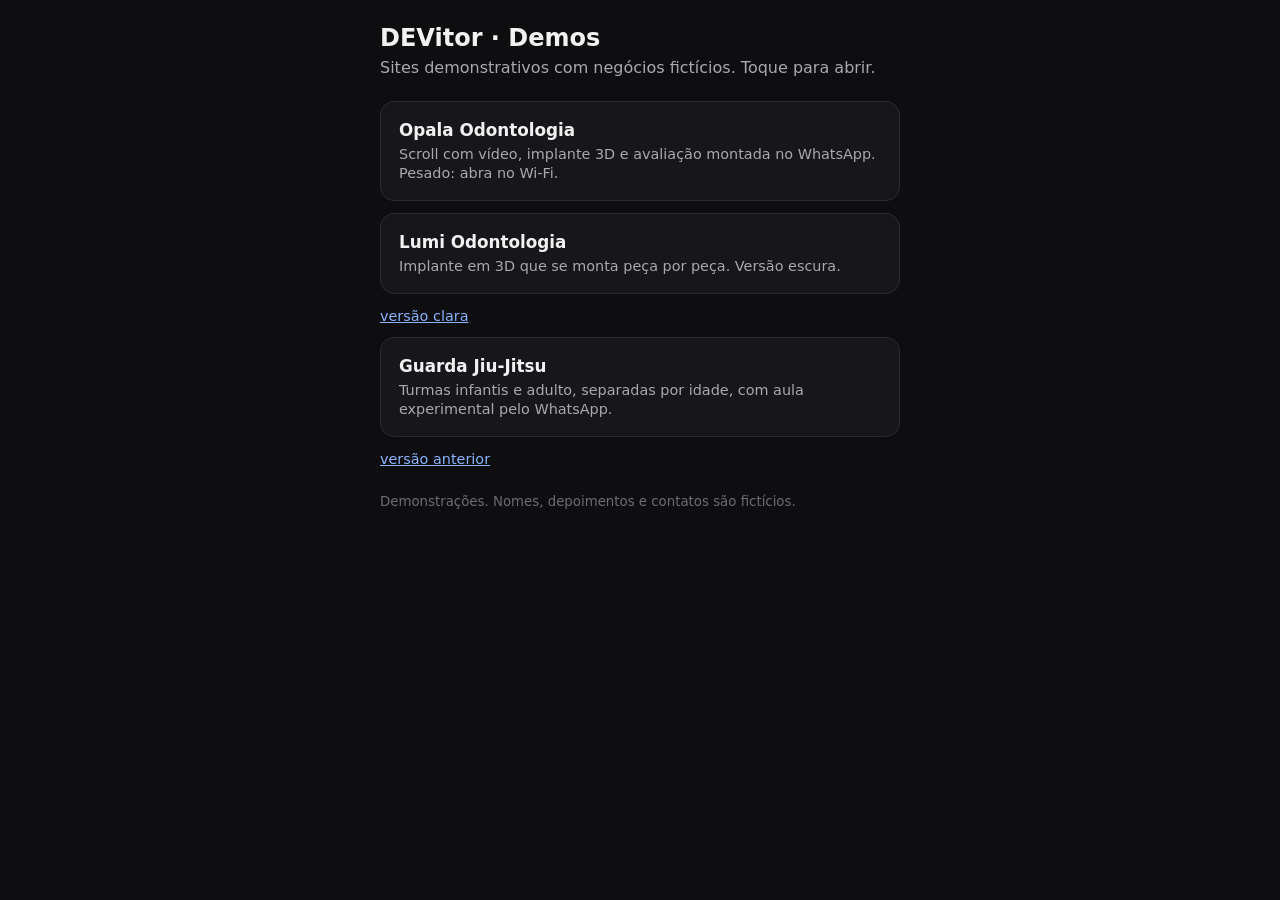
<file: index.html>
<!doctype html>
<html lang="pt-BR">
<head>
<meta charset="utf-8">
<meta name="viewport" content="width=device-width,initial-scale=1">
<meta name="robots" content="noindex,nofollow">
<title>DEVitor · Demos</title>
<style>
  *{box-sizing:border-box}
  body{margin:0;font-family:system-ui,-apple-system,Segoe UI,Roboto,sans-serif;background:#0e0e10;color:#f2f2f2;padding:24px 18px 48px}
  main{max-width:520px;margin:0 auto}
  h1{font-size:1.5rem;margin:0 0 4px}
  p{color:#a8a8b0;margin:0 0 22px;line-height:1.45}
  a.card{display:block;padding:18px;margin-bottom:12px;border:1px solid #2a2a30;border-radius:14px;background:#17171b;color:inherit;text-decoration:none}
  a.card b{display:block;font-size:1.05rem;margin-bottom:4px}
  a.card span{color:#a8a8b0;font-size:.9rem}
  a.sec{display:inline-block;margin:2px 14px 0 0;color:#8ab4ff;font-size:.9rem}
  small{display:block;margin-top:26px;color:#6c6c75}
</style>
</head>
<body>
<main>
  <h1>DEVitor · Demos</h1>
  <p>Sites demonstrativos com negócios fictícios. Toque para abrir.</p>

  <a class="card" href="odonto-cinematic/">
    <b>Opala Odontologia</b>
    <span>Scroll com vídeo, implante 3D e avaliação montada no WhatsApp. Pesado: abra no Wi-Fi.</span>
  </a>

  <a class="card" href="clinica-dentista/">
    <b>Lumi Odontologia</b>
    <span>Implante em 3D que se monta peça por peça. Versão escura.</span>
  </a>
  <a class="sec" href="clinica-dentista/versao-clara.html">versão clara</a>

  <a class="card" href="academia-jiu-jitsu/" style="margin-top:12px">
    <b>Guarda Jiu-Jitsu</b>
    <span>Turmas infantis e adulto, separadas por idade, com aula experimental pelo WhatsApp.</span>
  </a>
  <a class="sec" href="academia-jiu-jitsu/versao-anterior.html">versão anterior</a>

  <small>Demonstrações. Nomes, depoimentos e contatos são fictícios.</small>
</main>
</body>
</html>
</file>
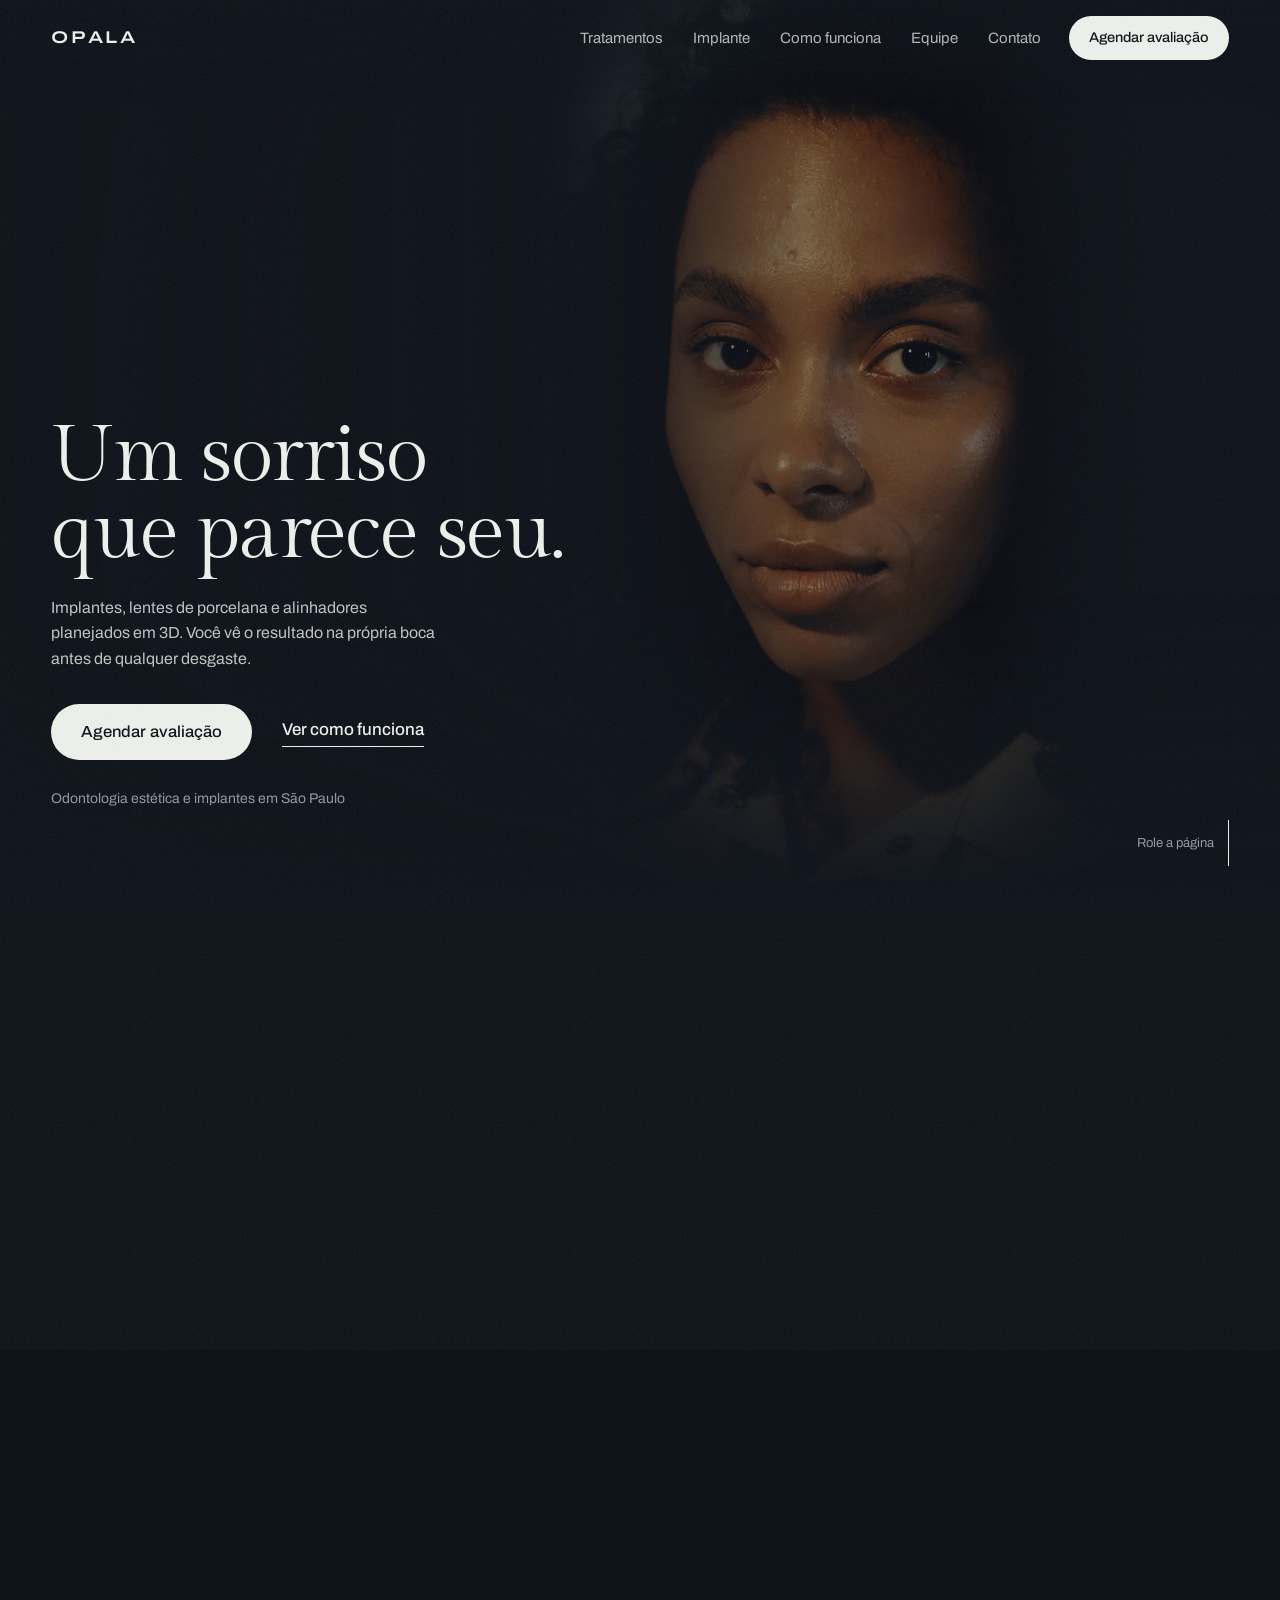
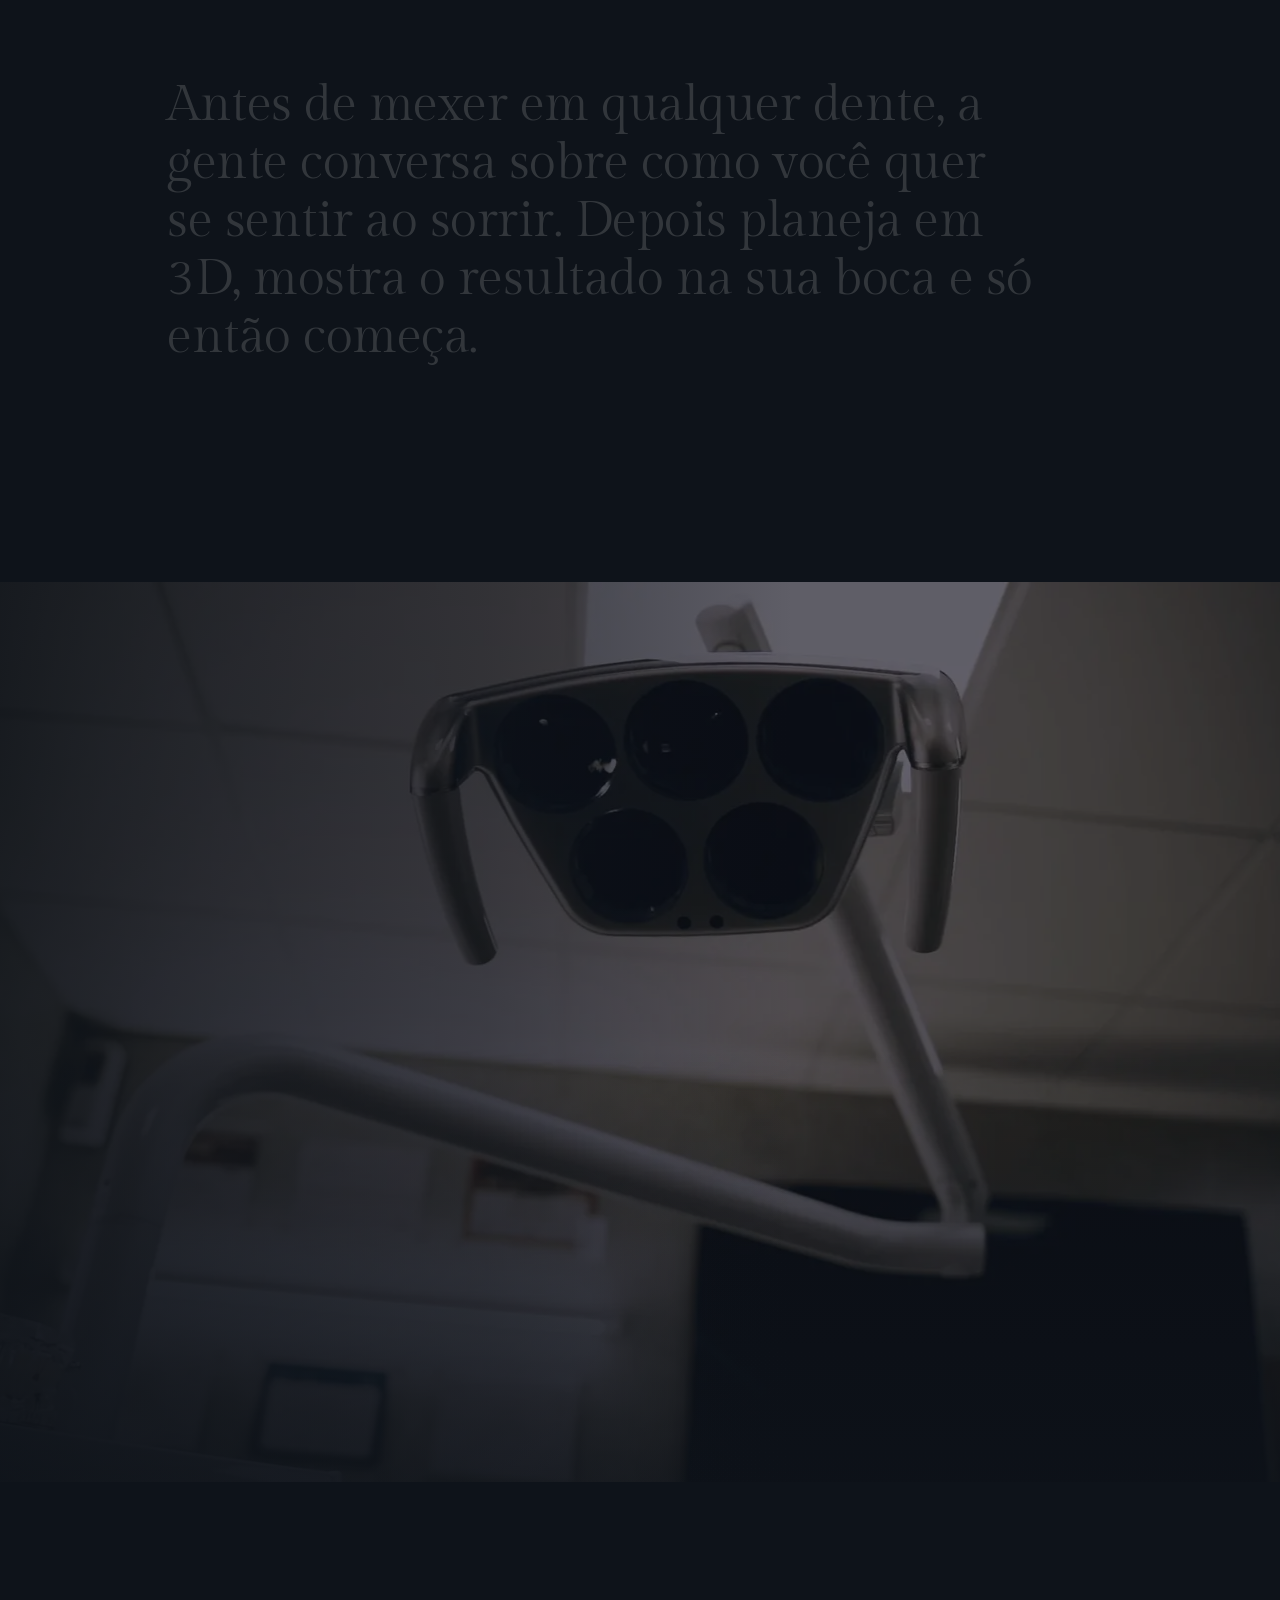
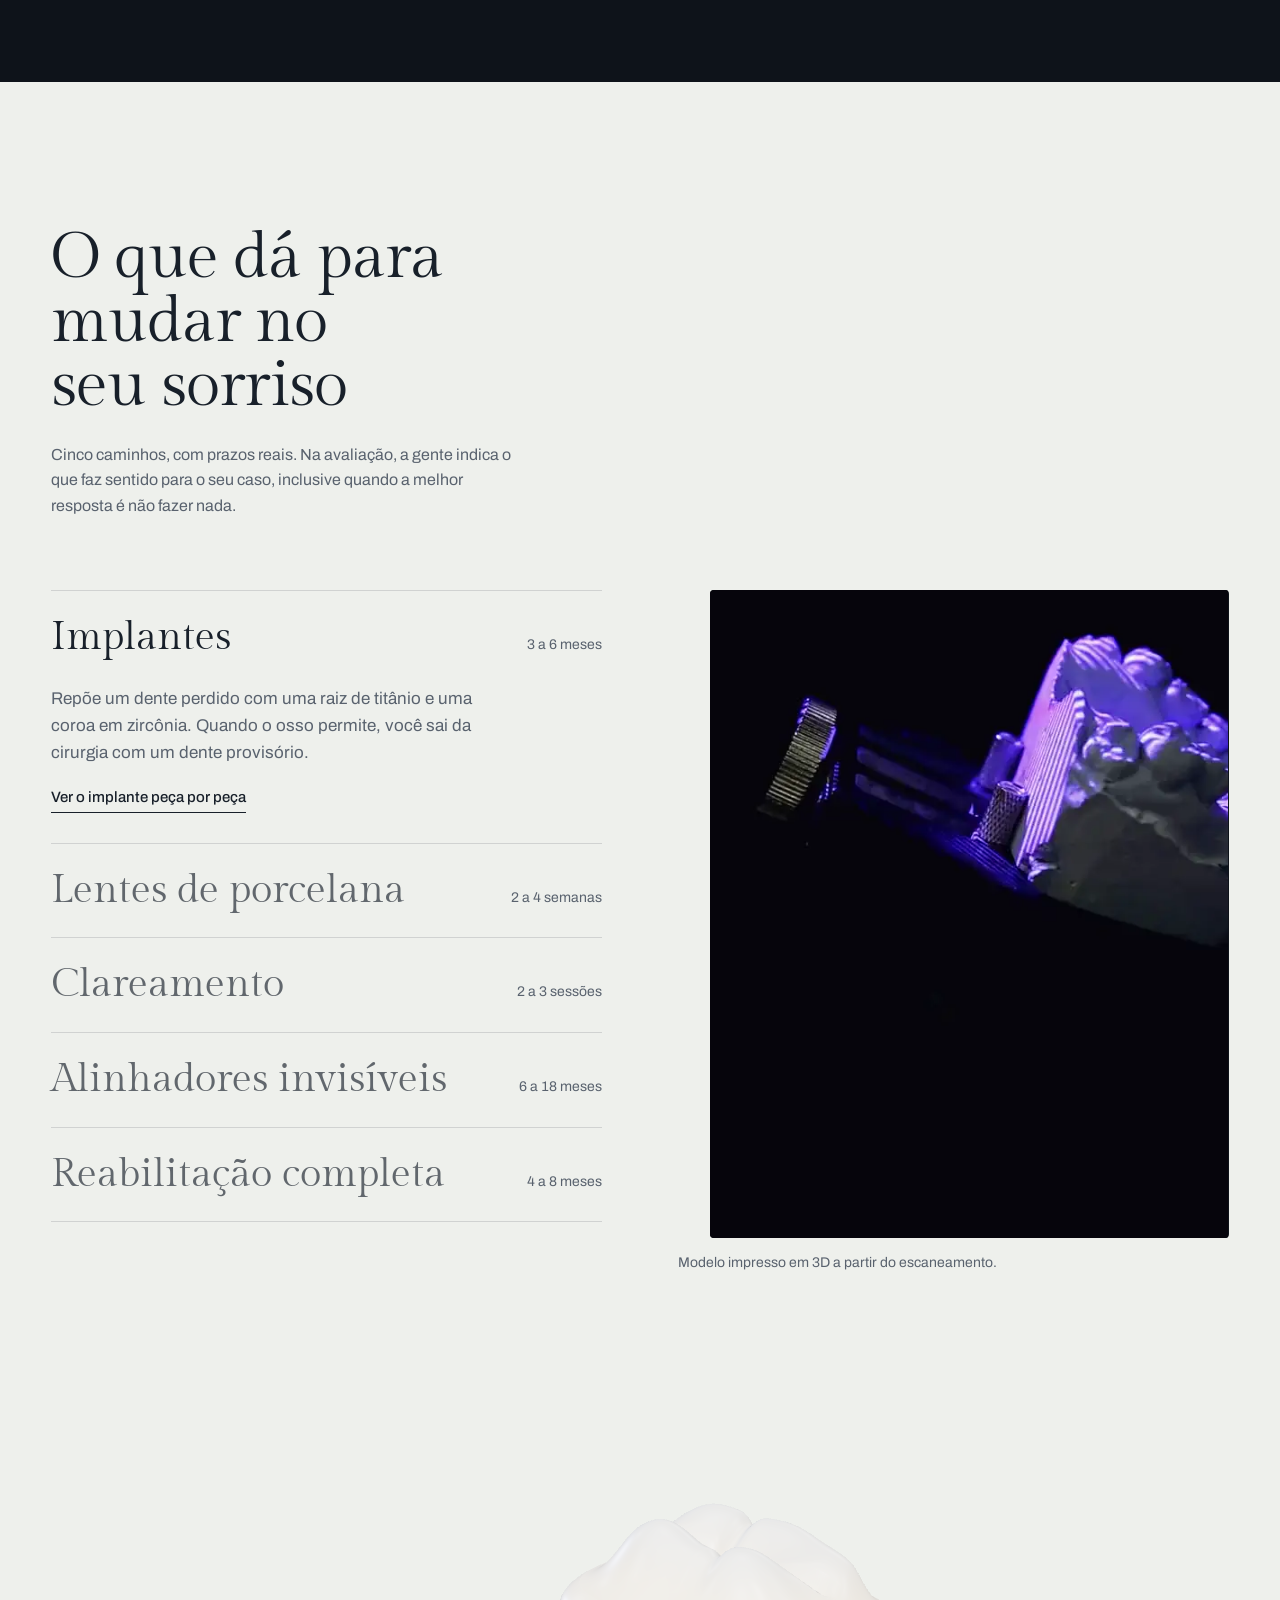
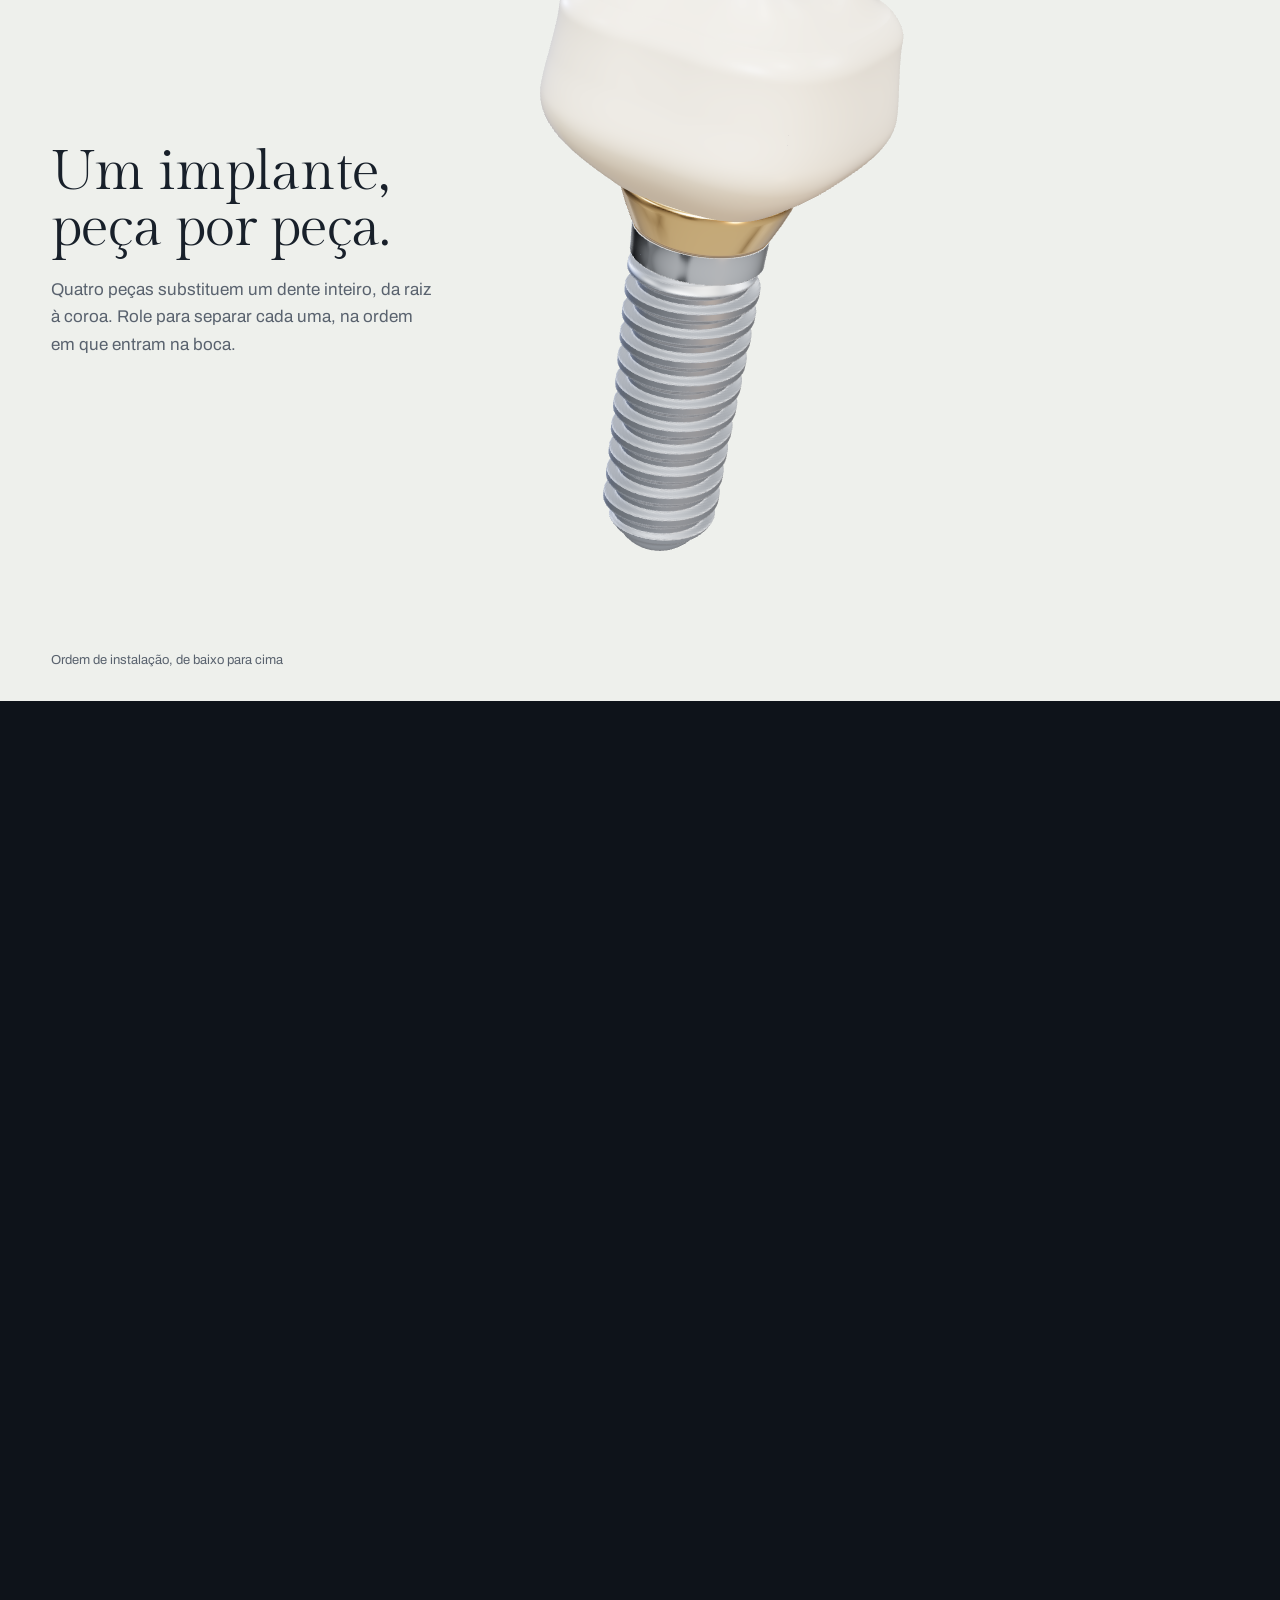
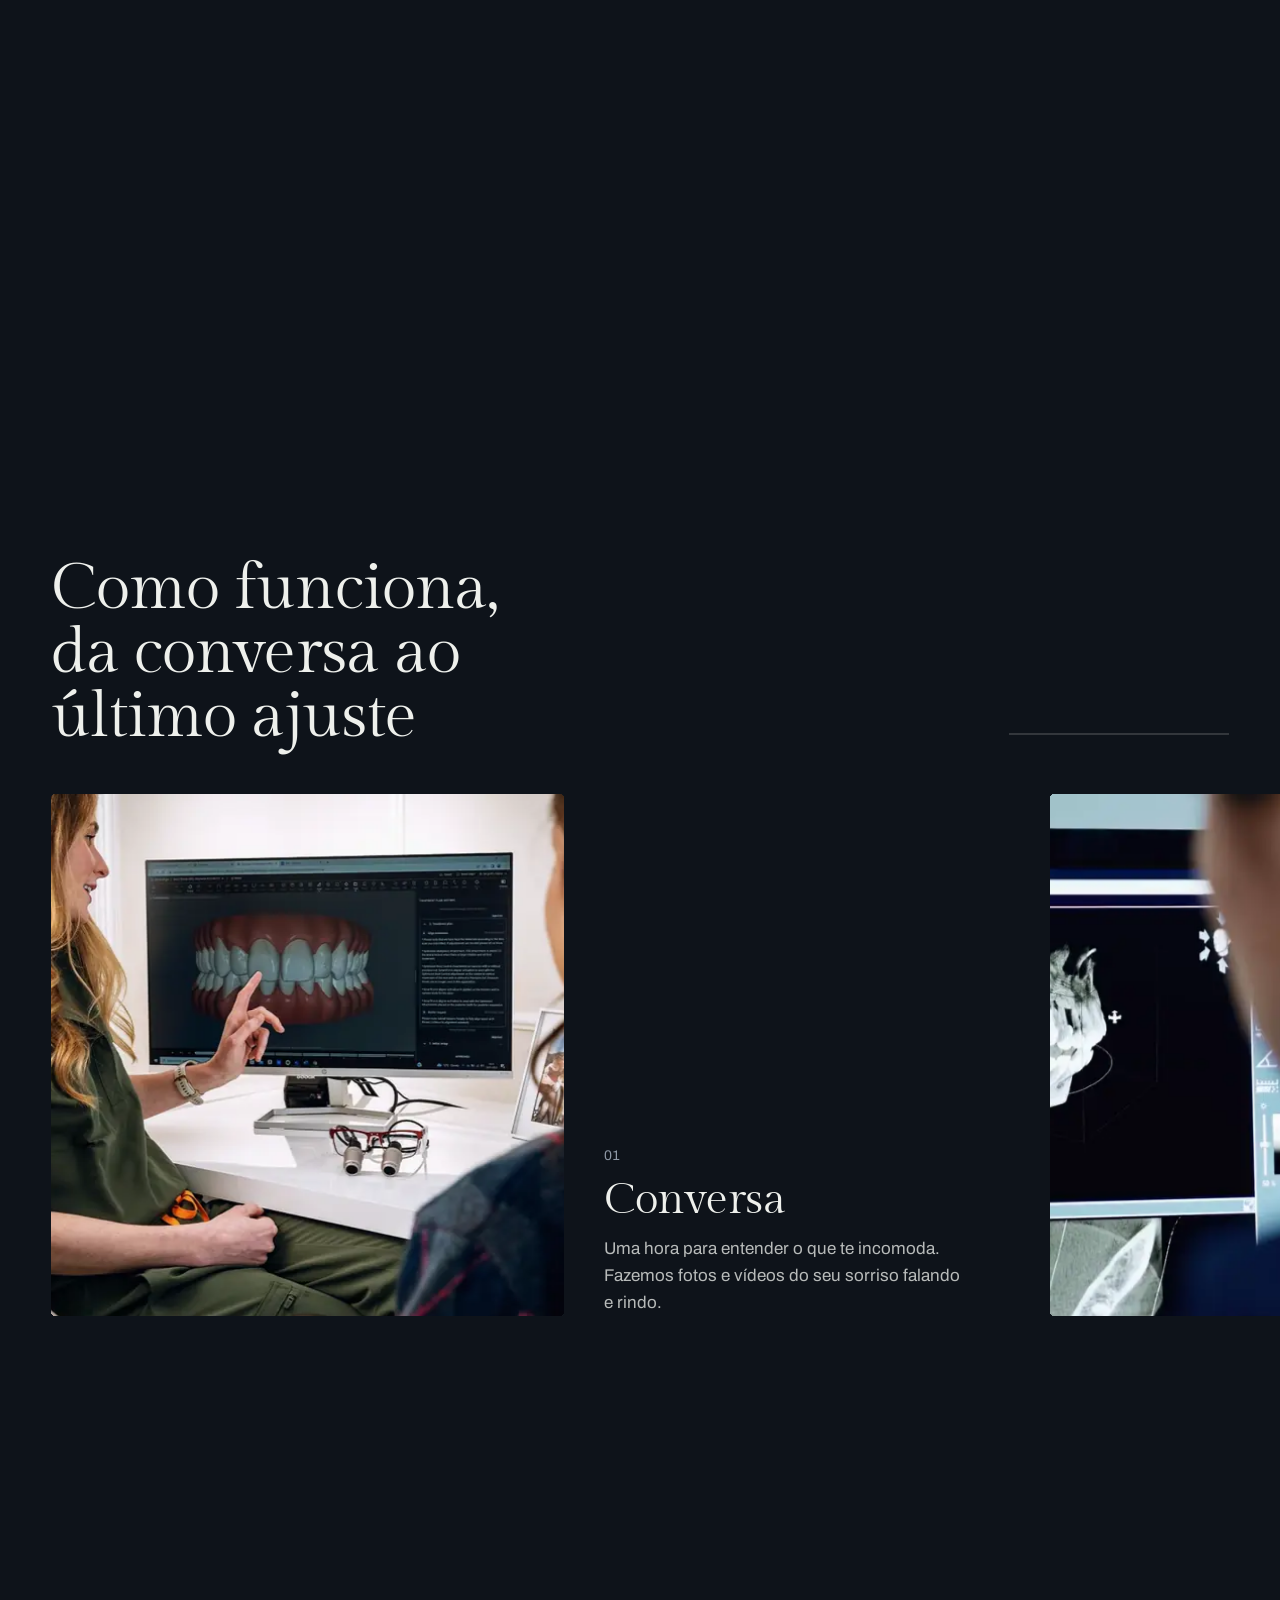
<file: odonto-cinematic/index.html>
<!doctype html>
<html lang="pt-BR">
<head>
  <meta charset="utf-8">
  <meta name="viewport" content="width=device-width, initial-scale=1">
  <title>Opala Odontologia | Implantes e lentes de porcelana em São Paulo</title>
  <meta name="description" content="Implantes, lentes de porcelana, clareamento e alinhadores planejados em 3D. Você vê o resultado na própria boca antes de qualquer desgaste. Agende sua avaliação.">
  <meta name="theme-color" content="#0E131A">
  <meta property="og:title" content="Opala Odontologia">
  <meta property="og:description" content="Um sorriso que parece seu. Implantes e estética dental planejados em 3D.">
  <meta property="og:type" content="website">
  <meta property="og:url" content="https://devitor-code.github.io/demos/odonto-cinematic/">
  <meta property="og:image" content="https://devitor-code.github.io/demos/odonto-cinematic/og.jpg">
  <meta property="og:image:width" content="1200">
  <meta property="og:image:height" content="630">
  <meta name="twitter:card" content="summary_large_image">
  <link rel="icon" href="assets/favicon.svg" type="image/svg+xml">

  <link rel="preconnect" href="https://fonts.googleapis.com">
  <link rel="preconnect" href="https://fonts.gstatic.com" crossorigin>
  <link href="https://fonts.googleapis.com/css2?family=Archivo:wdth,wght@62..125,100..900&family=Gilda+Display&display=swap" rel="stylesheet">

  <link rel="preload" as="image" href="assets/seq/sorriso/d/001.webp" media="(min-width: 768px)">
  <link rel="preload" as="image" href="assets/seq/sorriso/m/001.webp" media="(max-width: 767px)">

  <link rel="stylesheet" href="assets/vendor/lenis/lenis.css">
  <link rel="stylesheet" href="css/style.css">

  <script type="importmap">
    { "imports": { "three": "./assets/vendor/three/three.module.min.js" } }
  </script>
  <!-- Sem JavaScript a abertura não some sozinha: libera a página. -->
  <noscript><style>.abertura { display: none; } body.carregando { overflow: auto; } body.carregando .topo { opacity: 1; }</style></noscript>
</head>
<body class="carregando">
  <a class="pular" href="#conteudo">Pular para o conteúdo</a>

  <!-- Abertura: conta o carregamento dos quadros do sorriso -->
  <div class="abertura" aria-hidden="true">
    <div class="abertura__marca">Opala</div>
    <div class="abertura__rodape">
      <span>Odontologia estética e implantes</span>
      <span class="abertura__contagem"><b data-contagem>0</b>%</span>
    </div>
    <div class="abertura__barra"><i></i></div>
  </div>

  <div class="grao" aria-hidden="true"></div>

  <header class="topo" data-topo>
    <a class="marca" href="#inicio" aria-label="Opala Odontologia, voltar ao início">Opala</a>
    <nav class="menu" aria-label="Principal">
      <a href="#tratamentos">Tratamentos</a>
      <a href="#implante">Implante</a>
      <a href="#metodo">Como funciona</a>
      <a href="#equipe">Equipe</a>
      <a href="#contato">Contato</a>
    </nav>
    <a class="botao botao--pequeno" href="#avaliacao" data-magnetico>Agendar avaliação</a>
    <button class="menu-movel__abrir" type="button" aria-expanded="false" aria-controls="menu-movel">
      <span class="menu-movel__icone" aria-hidden="true"><i></i><i></i></span>
      <span class="sr">Abrir menu</span>
    </button>
  </header>

  <div class="menu-movel" id="menu-movel" hidden>
    <nav aria-label="Menu móvel">
      <a href="#tratamentos">Tratamentos</a>
      <a href="#implante">Implante</a>
      <a href="#metodo">Como funciona</a>
      <a href="#equipe">Equipe</a>
      <a href="#contato">Contato</a>
    </nav>
    <a class="botao" href="#avaliacao">Agendar avaliação</a>
  </div>

  <main id="conteudo">

    <!-- 1. Herói: o sorriso acontece conforme a pessoa rola -->
    <section class="heroi" id="inicio" data-tema="escuro" aria-labelledby="heroi-titulo">
      <div class="heroi__palco">
        <canvas class="heroi__canvas" aria-hidden="true"></canvas>
        <div class="heroi__veu" aria-hidden="true"></div>
        <div class="heroi__luz" aria-hidden="true"></div>

        <div class="heroi__texto">
          <h1 class="heroi__titulo" id="heroi-titulo">Um&nbsp;sorriso que parece seu.</h1>
          <p class="heroi__apoio">Implantes, lentes de porcelana e alinhadores planejados em 3D. Você vê o resultado na própria boca antes de qualquer desgaste.</p>
          <div class="heroi__acoes">
            <a class="botao" href="#avaliacao" data-magnetico>Agendar avaliação</a>
            <a class="link-sublinhado" href="#metodo">Ver como funciona</a>
          </div>
          <p class="heroi__local">Odontologia estética e implantes em São Paulo</p>
        </div>

        <p class="legenda legenda--1" aria-hidden="true">Proporção pensada para o seu rosto, não só para os dentes.</p>
        <p class="legenda legenda--2" aria-hidden="true">Cor e formato escolhidos com você, no espelho.</p>

        <div class="heroi__rolar" aria-hidden="true"><span>Role a página</span><i></i></div>
      </div>
    </section>

    <!-- 2. Manifesto: palavras acendem com o scroll -->
    <section class="manifesto" data-tema="escuro" aria-label="Nossa forma de trabalhar">
      <p class="manifesto__texto" data-palavras>Antes de mexer em qualquer dente, a gente conversa sobre como você quer se sentir ao sorrir. Depois planeja em 3D, mostra o resultado na sua boca e só então começa.</p>
    </section>

    <!-- 3. Refletor: a luz acende e a página clareia -->
    <section class="refletor" data-tema="escuro" aria-labelledby="refletor-titulo">
      <div class="refletor__palco">
        <canvas class="refletor__canvas" aria-hidden="true"></canvas>
        <div class="refletor__veu" aria-hidden="true"></div>
        <div class="refletor__flash" aria-hidden="true"></div>
        <div class="refletor__texto">
          <h2 id="refletor-titulo">A luz só acende quando o plano está pronto.</h2>
          <p>Nenhum procedimento começa sem tomografia, escaneamento digital e o seu sim ao ensaio do sorriso.</p>
        </div>
        <div class="refletor__porcelana" aria-hidden="true"></div>
      </div>
    </section>

    <!-- 4. Tratamentos -->
    <section class="tratamentos" id="tratamentos" data-tema="claro" aria-labelledby="tratamentos-titulo">
      <div class="envoltorio tratamentos__grade">
        <div class="tratamentos__cabeca">
          <h2 id="tratamentos-titulo" data-linhas>O que dá para mudar no seu sorriso</h2>
          <p class="intro">Cinco caminhos, com prazos reais. Na avaliação, a gente indica o que faz sentido para o seu caso, inclusive quando a melhor resposta é não fazer nada.</p>
        </div>

        <div class="tratamentos__midia" aria-hidden="true">
          <div class="moldura" data-moldura>
            <video class="moldura__item ativo" data-midia="implantes" muted playsinline loop preload="none" poster="assets/video/modelo.webp" src="assets/video/modelo.mp4"></video>
            <video class="moldura__item" data-midia="lentes" muted playsinline loop preload="none" poster="assets/video/ceramista.webp" src="assets/video/ceramista.mp4"></video>
            <video class="moldura__item" data-midia="clareamento" muted playsinline loop preload="none" poster="assets/video/clareamento.webp" src="assets/video/clareamento.mp4"></video>
            <img class="moldura__item" data-midia="alinhadores" src="assets/img/alinhador-900.webp" srcset="assets/img/alinhador-900.webp 900w, assets/img/alinhador.webp 1920w" sizes="(min-width: 960px) 40vw, 90vw" alt="" loading="lazy" decoding="async">
            <img class="moldura__item" data-midia="reabilitacao" src="assets/img/protocolo-900.webp" srcset="assets/img/protocolo-900.webp 900w, assets/img/protocolo.webp 1920w" sizes="(min-width: 960px) 40vw, 90vw" alt="" loading="lazy" decoding="async">
            <span class="moldura__brilho"></span>
          </div>
          <p class="moldura__legenda" data-moldura-legenda>Modelo impresso em 3D a partir do escaneamento.</p>
        </div>

        <ol class="tratamentos__lista" role="list">
          <li class="tratamento ativo" data-tratamento="implantes" data-legenda="Modelo impresso em 3D a partir do escaneamento.">
            <button class="tratamento__botao" type="button" aria-expanded="true" aria-controls="trat-implantes">
              <span class="tratamento__nome">Implantes</span>
              <span class="tratamento__prazo">3 a 6 meses</span>
            </button>
            <div class="tratamento__corpo" id="trat-implantes">
              <p>Repõe um dente perdido com uma raiz de titânio e uma coroa em zircônia. Quando o osso permite, você sai da cirurgia com um dente provisório.</p>
              <a class="link-sublinhado" href="#implante">Ver o implante peça por peça</a>
            </div>
          </li>
          <li class="tratamento" data-tratamento="lentes" data-legenda="Cerâmica pintada à mão, camada por camada.">
            <button class="tratamento__botao" type="button" aria-expanded="false" aria-controls="trat-lentes">
              <span class="tratamento__nome">Lentes de porcelana</span>
              <span class="tratamento__prazo">2 a 4 semanas</span>
            </button>
            <div class="tratamento__corpo" id="trat-lentes">
              <p>Lâminas de 0,3 a 0,5 mm que corrigem cor, formato e pequenos espaços. Em boa parte dos casos, com pouco ou nenhum desgaste do dente.</p>
              <a class="link-sublinhado" href="#avaliacao" data-preseleciona="formato">Avaliar lentes no meu caso</a>
            </div>
          </li>
          <li class="tratamento" data-tratamento="clareamento" data-legenda="Luz de ativação no consultório.">
            <button class="tratamento__botao" type="button" aria-expanded="false" aria-controls="trat-clareamento">
              <span class="tratamento__nome">Clareamento</span>
              <span class="tratamento__prazo">2 a 3 sessões</span>
            </button>
            <div class="tratamento__corpo" id="trat-clareamento">
              <p>Sessões no consultório combinadas com moldeiras para usar em casa, com controle de sensibilidade em cada etapa.</p>
              <a class="link-sublinhado" href="#avaliacao" data-preseleciona="cor">Avaliar clareamento no meu caso</a>
            </div>
          </li>
          <li class="tratamento" data-tratamento="alinhadores" data-legenda="Placas trocadas a cada 1 ou 2 semanas.">
            <button class="tratamento__botao" type="button" aria-expanded="false" aria-controls="trat-alinhadores">
              <span class="tratamento__nome">Alinhadores invisíveis</span>
              <span class="tratamento__prazo">6 a 18 meses</span>
            </button>
            <div class="tratamento__corpo" id="trat-alinhadores">
              <p>Placas transparentes que você tira para comer. Antes de começar, você vê a simulação do movimento de cada dente.</p>
              <a class="link-sublinhado" href="#avaliacao" data-preseleciona="desalinhados">Avaliar alinhadores no meu caso</a>
            </div>
          </li>
          <li class="tratamento" data-tratamento="reabilitacao" data-legenda="Prótese fixa em zircônia sobre quatro implantes.">
            <button class="tratamento__botao" type="button" aria-expanded="false" aria-controls="trat-reabilitacao">
              <span class="tratamento__nome">Reabilitação completa</span>
              <span class="tratamento__prazo">4 a 8 meses</span>
            </button>
            <div class="tratamento__corpo" id="trat-reabilitacao">
              <p>Prótese fixa sobre implantes para quem perdeu vários dentes ou usa dentadura. Ela não sai da boca e não cobre o céu da boca.</p>
              <a class="link-sublinhado" href="#avaliacao" data-preseleciona="protese">Avaliar reabilitação no meu caso</a>
            </div>
          </li>
        </ol>
      </div>
    </section>

    <!-- 5. Implante peça por peça (3D) -->
    <section class="implante" id="implante" data-tema="claro" aria-labelledby="implante-titulo">
      <div class="implante__palco">
        <canvas class="implante__canvas" aria-hidden="true"></canvas>

        <div class="implante__texto">
          <div class="implante__fase ativa" data-fase="0">
            <h2 id="implante-titulo">Um implante, peça por peça.</h2>
            <p>Quatro peças substituem um dente inteiro, da raiz à coroa. Role para separar cada uma, na ordem em que entram na boca.</p>
          </div>
          <div class="implante__fase" data-fase="1">
            <h2>Montado, ninguém percebe.</h2>
            <ul class="implante__fatos" role="list">
              <li>Tomografia 3D antes da cirurgia</li>
              <li>Cirurgia guiada por guia impresso</li>
              <li>Provisório no mesmo dia, quando indicado</li>
            </ul>
          </div>
        </div>

        <div class="implante__rotulos" aria-hidden="true">
          <div class="rotulo" data-peca="coroa"><span class="rotulo__num">04</span><b>Coroa em zircônia</b><span class="rotulo__desc">Feita no laboratório com a cor e a translucidez dos seus dentes vizinhos.</span></div>
          <div class="rotulo" data-peca="parafuso"><span class="rotulo__num">03</span><b>Parafuso de fixação</b><span class="rotulo__desc">Prende o pilar com torque calibrado e sai na manutenção, sem quebrar nada.</span></div>
          <div class="rotulo" data-peca="pilar"><span class="rotulo__num">02</span><b>Pilar dourado</b><span class="rotulo__desc">Liga o implante à coroa. O tom dourado evita que a gengiva fina fique acinzentada.</span></div>
          <div class="rotulo" data-peca="implante"><span class="rotulo__num">01</span><b>Implante de titânio</b><span class="rotulo__desc">Fica no osso, no lugar da raiz. A superfície tratada ajuda o osso a se ligar ao titânio em 3 a 6 meses.</span></div>
        </div>

        <!-- Versão em texto das peças para leitores de tela e para quando o 3D não carrega -->
        <ol class="sr" aria-label="Peças do implante, na ordem de instalação">
          <li>Implante de titânio: fica no osso, no lugar da raiz.</li>
          <li>Pilar dourado: liga o implante à coroa.</li>
          <li>Parafuso de fixação: prende o pilar e pode ser removido na manutenção.</li>
          <li>Coroa em zircônia: feita com a cor e a translucidez dos dentes vizinhos.</li>
        </ol>

        <p class="implante__dica" aria-hidden="true">Ordem de instalação, de baixo para cima</p>
      </div>
    </section>

    <!-- 6. Como funciona -->
    <section class="metodo" id="metodo" data-tema="escuro" aria-labelledby="metodo-titulo">
      <div class="metodo__palco">
        <div class="metodo__cabeca envoltorio">
          <h2 id="metodo-titulo" data-linhas>Como funciona, da conversa ao último ajuste</h2>
          <div class="metodo__progresso" aria-hidden="true"><i></i></div>
        </div>
        <ol class="metodo__trilho" role="list">
          <li class="etapa">
            <div class="etapa__midia"><img src="assets/img/consulta-900.webp" srcset="assets/img/consulta-900.webp 900w, assets/img/consulta.webp 1920w" sizes="(min-width: 960px) 46vw, 90vw" alt="Dentista mostra o modelo 3D da arcada em uma tela para a paciente" loading="lazy" decoding="async"></div>
            <div class="etapa__texto">
              <span class="etapa__num">01</span>
              <h3>Conversa</h3>
              <p>Uma hora para entender o que te incomoda. Fazemos fotos e vídeos do seu sorriso falando e rindo.</p>
            </div>
          </li>
          <li class="etapa">
            <div class="etapa__midia"><video muted playsinline loop preload="none" poster="assets/video/tomografia.webp" src="assets/video/tomografia.mp4" aria-label="Tomografia 3D da arcada girando na tela"></video></div>
            <div class="etapa__texto">
              <span class="etapa__num">02</span>
              <h3>Diagnóstico 3D</h3>
              <p>Tomografia e escaneamento digital, sem massa de moldagem. Seu sorriso vira um modelo que dá para girar e medir.</p>
            </div>
          </li>
          <li class="etapa">
            <div class="etapa__midia"><video muted playsinline loop preload="none" poster="assets/video/ensaio.webp" src="assets/video/ensaio.mp4" aria-label="Dentista compara a cor de uma faceta com os dentes do paciente"></video></div>
            <div class="etapa__texto">
              <span class="etapa__num">03</span>
              <h3>Ensaio na boca</h3>
              <p>Aplicamos uma resina provisória sobre os dentes para você ver e sentir o resultado antes de decidir.</p>
            </div>
          </li>
          <li class="etapa">
            <div class="etapa__midia"><img src="assets/img/execucao-900.webp" srcset="assets/img/execucao-900.webp 900w, assets/img/execucao.webp 1920w" sizes="(min-width: 960px) 46vw, 90vw" alt="Consultório à meia-luz durante um procedimento" loading="lazy" decoding="async"></div>
            <div class="etapa__texto">
              <span class="etapa__num">04</span>
              <h3>Tratamento</h3>
              <p>Cada procedimento segue o planejamento aprovado, com sedação consciente se você preferir.</p>
            </div>
          </li>
          <li class="etapa">
            <div class="etapa__midia"><img src="assets/img/acompanhamento-900.webp" srcset="assets/img/acompanhamento-900.webp 900w, assets/img/acompanhamento.webp 1920w" sizes="(min-width: 960px) 46vw, 90vw" alt="Mulher sorrindo de olhos fechados" loading="lazy" decoding="async"></div>
            <div class="etapa__texto">
              <span class="etapa__num">05</span>
              <h3>Acompanhamento</h3>
              <p>Revisões programadas e conversa direta com a sua dentista pelo WhatsApp.</p>
            </div>
          </li>
        </ol>
      </div>
    </section>

    <!-- 7. Monte sua avaliação -->
    <section class="avaliacao" id="avaliacao" data-tema="claro" aria-labelledby="avaliacao-titulo">
      <div class="envoltorio avaliacao__grade">
        <div class="avaliacao__cabeca">
          <h2 id="avaliacao-titulo" data-linhas>Monte sua primeira consulta</h2>
          <p class="intro">Marque o que te incomoda. A gente prepara a avaliação certa e você chega sabendo o que esperar.</p>
        </div>

        <form class="avaliacao__form" data-avaliacao novalidate>
          <fieldset class="grupo">
            <legend>O que te incomoda hoje?</legend>
            <div class="opcoes">
              <label class="opcao"><input type="checkbox" name="queixa" value="falta"><span><svg viewBox="0 0 16 16" aria-hidden="true"><path d="M3 8.5l3 3 7-7"/></svg>Falta um ou mais dentes</span></label>
              <label class="opcao"><input type="checkbox" name="queixa" value="cor"><span><svg viewBox="0 0 16 16" aria-hidden="true"><path d="M3 8.5l3 3 7-7"/></svg>Cor dos dentes</span></label>
              <label class="opcao"><input type="checkbox" name="queixa" value="formato"><span><svg viewBox="0 0 16 16" aria-hidden="true"><path d="M3 8.5l3 3 7-7"/></svg>Formato ou tamanho</span></label>
              <label class="opcao"><input type="checkbox" name="queixa" value="desalinhados"><span><svg viewBox="0 0 16 16" aria-hidden="true"><path d="M3 8.5l3 3 7-7"/></svg>Dentes desalinhados</span></label>
              <label class="opcao"><input type="checkbox" name="queixa" value="protese"><span><svg viewBox="0 0 16 16" aria-hidden="true"><path d="M3 8.5l3 3 7-7"/></svg>Prótese ou dentadura que incomoda</span></label>
              <label class="opcao"><input type="checkbox" name="queixa" value="dor"><span><svg viewBox="0 0 16 16" aria-hidden="true"><path d="M3 8.5l3 3 7-7"/></svg>Dor ou sensibilidade</span></label>
            </div>
          </fieldset>

          <fieldset class="grupo">
            <legend>Quando você quer começar?</legend>
            <div class="opcoes">
              <label class="opcao"><input type="radio" name="quando" value="Este mês"><span>Este mês</span></label>
              <label class="opcao"><input type="radio" name="quando" value="Nos próximos 3 meses"><span>Nos próximos 3 meses</span></label>
              <label class="opcao"><input type="radio" name="quando" value="Só quero entender as opções"><span>Só quero entender as opções</span></label>
            </div>
          </fieldset>

          <fieldset class="grupo">
            <legend>Melhor horário</legend>
            <div class="opcoes">
              <label class="opcao"><input type="radio" name="horario" value="Manhã"><span>Manhã</span></label>
              <label class="opcao"><input type="radio" name="horario" value="Tarde"><span>Tarde</span></label>
              <label class="opcao"><input type="radio" name="horario" value="Depois das 18h"><span>Depois das 18h</span></label>
              <label class="opcao"><input type="radio" name="horario" value="Sábado"><span>Sábado</span></label>
            </div>
          </fieldset>
        </form>

        <aside class="resumo" aria-labelledby="resumo-titulo">
          <div class="resumo__cabeca">
            <h3 id="resumo-titulo">Sua avaliação</h3>
            <span class="resumo__contador" aria-hidden="true"><b data-contador>0</b> itens</span>
          </div>
          <div class="resumo__corpo" aria-live="polite">
            <p class="resumo__vazio" data-vazio>Marque pelo menos um item para ver a indicação.</p>
            <dl class="resumo__lista" data-resumo hidden>
              <div><dt>Para conversar</dt><dd data-indicacao></dd></div>
              <div><dt>Com quem</dt><dd data-quem></dd></div>
              <div><dt>Duração</dt><dd data-duracao>60 minutos</dd></div>
              <div><dt>Leve</dt><dd>Exames ou radiografias antigas, se tiver. A tomografia é feita aqui.</dd></div>
            </dl>
          </div>
          <a class="botao resumo__botao" href="https://wa.me/5511900000000" target="_blank" rel="noopener" data-whatsapp data-magnetico>
            <svg class="botao__icone" viewBox="0 0 24 24" aria-hidden="true"><path d="M12 2a10 10 0 0 0-8.6 15.1L2 22l5-1.3A10 10 0 1 0 12 2zm0 18.2a8.2 8.2 0 0 1-4.2-1.2l-.3-.2-3 .8.8-2.9-.2-.3A8.2 8.2 0 1 1 12 20.2zm4.5-6.1c-.2-.1-1.5-.7-1.7-.8s-.4-.1-.6.1-.7.8-.8 1-.3.2-.5.1a6.7 6.7 0 0 1-3.3-2.9c-.3-.4.2-.4.7-1.3.1-.2 0-.3 0-.4l-.8-1.8c-.2-.5-.4-.4-.6-.4h-.5a1 1 0 0 0-.7.3 3 3 0 0 0-.9 2.2 5.2 5.2 0 0 0 1.1 2.7 11.8 11.8 0 0 0 4.5 4c1.7.7 2.3.8 3.2.6.5-.1 1.5-.6 1.7-1.2s.2-1.1.2-1.2-.2-.2-.4-.3z"/></svg>
            Enviar pelo WhatsApp
          </a>
          <p class="resumo__nota">Abre o WhatsApp com a mensagem pronta. Nada é enviado sem você tocar em enviar.</p>
        </aside>
      </div>
    </section>

    <!-- 8. Equipe -->
    <section class="equipe" id="equipe" data-tema="claro" aria-labelledby="equipe-titulo">
      <div class="envoltorio">
        <div class="equipe__cabeca">
          <h2 id="equipe-titulo" data-linhas>Quem cuida do seu sorriso</h2>
          <p class="intro">Três especialistas que planejam juntos. Seu caso é discutido em equipe antes de chegar até você.</p>
        </div>
        <ul class="equipe__lista" role="list">
          <li class="pessoa">
            <div class="pessoa__foto"><img src="assets/img/dra-helena-900.webp" alt="Retrato da Dra. Helena Duarte segurando instrumentos odontológicos" loading="lazy" decoding="async"></div>
            <h3>Dra. Helena Duarte</h3>
            <p class="pessoa__area">Implantodontia e reabilitação</p>
            <p class="pessoa__bio">Planeja cada implante na tomografia e opera com guia impresso.</p>
            <p class="pessoa__cro">CRO&#8209;SP 00000</p>
          </li>
          <li class="pessoa">
            <div class="pessoa__foto"><img src="assets/img/dr-rafael-900.webp" alt="Retrato do Dr. Rafael Moura no consultório" loading="lazy" decoding="async"></div>
            <h3>Dr. Rafael Moura</h3>
            <p class="pessoa__area">Prótese e lentes de porcelana</p>
            <p class="pessoa__bio">Escolhe cor e formato com você e acompanha o ceramista no laboratório.</p>
            <p class="pessoa__cro">CRO&#8209;SP 00000</p>
          </li>
          <li class="pessoa">
            <div class="pessoa__foto"><img src="assets/img/dra-yumi-900.webp" alt="Retrato da Dra. Yumi Sato apoiada na cadeira odontológica" loading="lazy" decoding="async"></div>
            <h3>Dra. Yumi Sato</h3>
            <p class="pessoa__area">Ortodontia e alinhadores</p>
            <p class="pessoa__bio">Simula o movimento de cada dente antes da primeira placa.</p>
            <p class="pessoa__cro">CRO&#8209;SP 00000</p>
          </li>
        </ul>
      </div>
    </section>

    <!-- 9. Depoimentos -->
    <section class="depoimentos" data-tema="escuro" aria-labelledby="depoimentos-titulo">
      <h2 class="sr" id="depoimentos-titulo">O que pacientes dizem</h2>
      <div class="depoimentos__fundos" aria-hidden="true">
        <img class="ativo" src="assets/img/depo-marina.webp" alt="" loading="lazy" decoding="async">
        <img src="assets/img/depo-paulo.webp" alt="" loading="lazy" decoding="async">
        <img src="assets/img/depo-bianca.webp" alt="" loading="lazy" decoding="async">
      </div>
      <div class="depoimentos__veu" aria-hidden="true"></div>
      <div class="envoltorio depoimentos__conteudo">
        <div class="depoimentos__falas" data-depoimentos>
          <figure class="fala ativa">
            <blockquote><p>Eu evitava sorrir em foto havia dez anos. Na primeira semana com as lentes, minha filha perguntou o que eu tinha feito no cabelo.</p></blockquote>
            <figcaption>Marina, 41 anos, lentes de porcelana</figcaption>
          </figure>
          <figure class="fala">
            <blockquote><p>Tinha pavor de dentista. Fiz os implantes com sedação e quase não lembro da cirurgia, só do café na saída.</p></blockquote>
            <figcaption>Paulo, 58 anos, implantes</figcaption>
          </figure>
          <figure class="fala">
            <blockquote><p>O ensaio na boca foi o que me convenceu. Vi o resultado antes de decidir qualquer coisa.</p></blockquote>
            <figcaption>Bianca, 33 anos, alinhadores e clareamento</figcaption>
          </figure>
        </div>
        <div class="depoimentos__controles">
          <button type="button" class="seta" data-anterior aria-label="Depoimento anterior"><svg viewBox="0 0 24 24" aria-hidden="true"><path d="M15 5l-7 7 7 7"/></svg></button>
          <div class="depoimentos__barras" aria-hidden="true"><i><b></b></i><i><b></b></i><i><b></b></i></div>
          <button type="button" class="seta" data-proximo aria-label="Próximo depoimento"><svg viewBox="0 0 24 24" aria-hidden="true"><path d="M9 5l7 7-7 7"/></svg></button>
          <button type="button" class="seta seta--pausa" data-pausa aria-pressed="false" aria-label="Pausar troca automática">
            <svg class="icone-pausa" viewBox="0 0 24 24" aria-hidden="true"><path d="M9 6v12M15 6v12"/></svg>
            <svg class="icone-tocar" viewBox="0 0 24 24" aria-hidden="true"><path d="M8 5.5v13l10-6.5z"/></svg>
          </button>
        </div>
      </div>
    </section>

    <!-- 10. Contato -->
    <section class="contato" id="contato" data-tema="escuro" aria-labelledby="contato-titulo">
      <video class="contato__video" muted playsinline loop preload="none" poster="assets/video/cadeira.webp" src="assets/video/cadeira.mp4" aria-hidden="true"></video>
      <div class="contato__veu" aria-hidden="true"></div>
      <div class="envoltorio contato__conteudo">
        <h2 id="contato-titulo" data-linhas>Sua primeira consulta é uma conversa.</h2>
        <p class="contato__apoio">Uma hora, sem compromisso de tratamento. Você sai com um plano por escrito e o valor de cada etapa.</p>
        <div class="contato__acoes">
          <a class="botao botao--grande" href="https://wa.me/5511900000000?text=Ol%C3%A1!%20Quero%20agendar%20uma%20avalia%C3%A7%C3%A3o%20na%20Opala." target="_blank" rel="noopener" data-magnetico>
            <svg class="botao__icone" viewBox="0 0 24 24" aria-hidden="true"><path d="M12 2a10 10 0 0 0-8.6 15.1L2 22l5-1.3A10 10 0 1 0 12 2zm0 18.2a8.2 8.2 0 0 1-4.2-1.2l-.3-.2-3 .8.8-2.9-.2-.3A8.2 8.2 0 1 1 12 20.2zm4.5-6.1c-.2-.1-1.5-.7-1.7-.8s-.4-.1-.6.1-.7.8-.8 1-.3.2-.5.1a6.7 6.7 0 0 1-3.3-2.9c-.3-.4.2-.4.7-1.3.1-.2 0-.3 0-.4l-.8-1.8c-.2-.5-.4-.4-.6-.4h-.5a1 1 0 0 0-.7.3 3 3 0 0 0-.9 2.2 5.2 5.2 0 0 0 1.1 2.7 11.8 11.8 0 0 0 4.5 4c1.7.7 2.3.8 3.2.6.5-.1 1.5-.6 1.7-1.2s.2-1.1.2-1.2-.2-.2-.4-.3z"/></svg>
            Agendar pelo WhatsApp
          </a>
          <a class="link-sublinhado" href="tel:+551130000000">Ou ligue (11) 3000-0000</a>
        </div>
        <dl class="contato__dados">
          <div><dt>Endereço</dt><dd><a href="https://www.google.com/maps/search/?api=1&query=Alameda%20Lorena%201820%20S%C3%A3o%20Paulo" target="_blank" rel="noopener">Alameda Lorena, 1820<br>Jardins, São Paulo</a></dd></div>
          <div><dt>Horários</dt><dd>Segunda a sexta, das 8h às 20h<br>Sábado, das 8h às 13h</dd></div>
          <div><dt>Estacionamento</dt><dd>Manobrista na porta, por conta da clínica</dd></div>
        </dl>
      </div>
    </section>
  </main>

  <footer class="rodape" data-tema="escuro">
    <div class="rodape__marca" aria-hidden="true">Opala</div>
    <div class="envoltorio rodape__grade">
      <nav aria-label="Rodapé">
        <a href="#tratamentos">Tratamentos</a>
        <a href="#implante">Implante</a>
        <a href="#metodo">Como funciona</a>
        <a href="#equipe">Equipe</a>
        <a href="#avaliacao">Agendar avaliação</a>
      </nav>
      <div class="rodape__legal">
        <p>Responsável técnica: Dra. Helena Duarte, CRO&#8209;SP 00000.</p>
        <p>© 2026 Opala Odontologia.</p>
        <p class="rodape__demo">Site demonstrativo criado pela DEVitor. Clínica, equipe e depoimentos são fictícios; imagens de banco gratuito (Pexels).</p>
      </div>
    </div>
  </footer>

  <script src="assets/vendor/gsap/gsap.min.js" defer></script>
  <script src="assets/vendor/gsap/ScrollTrigger.min.js" defer></script>
  <script src="assets/vendor/gsap/SplitText.min.js" defer></script>
  <script src="assets/vendor/gsap/ScrambleTextPlugin.min.js" defer></script>
  <script src="assets/vendor/gsap/CustomEase.min.js" defer></script>
  <script src="assets/vendor/lenis/lenis.min.js" defer></script>
  <script type="module" src="js/main.js"></script>
</body>
</html>
</file>
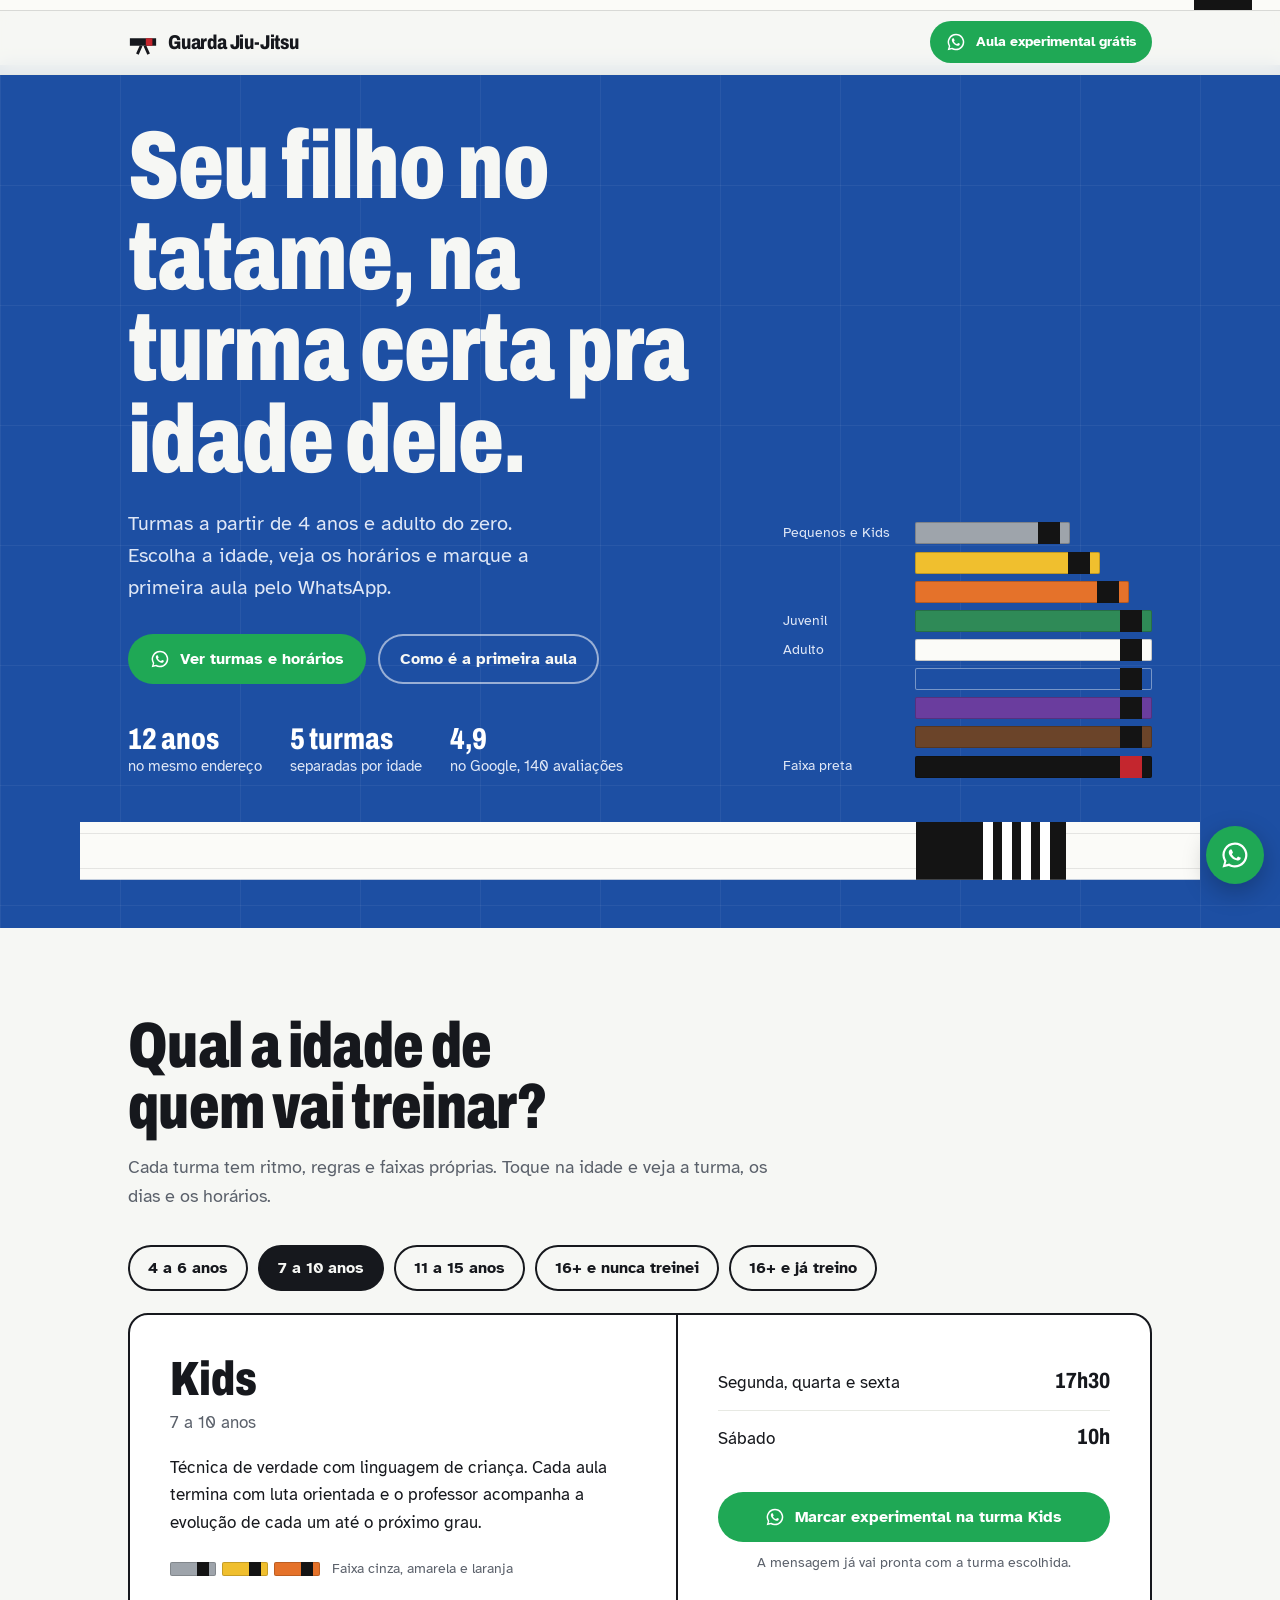
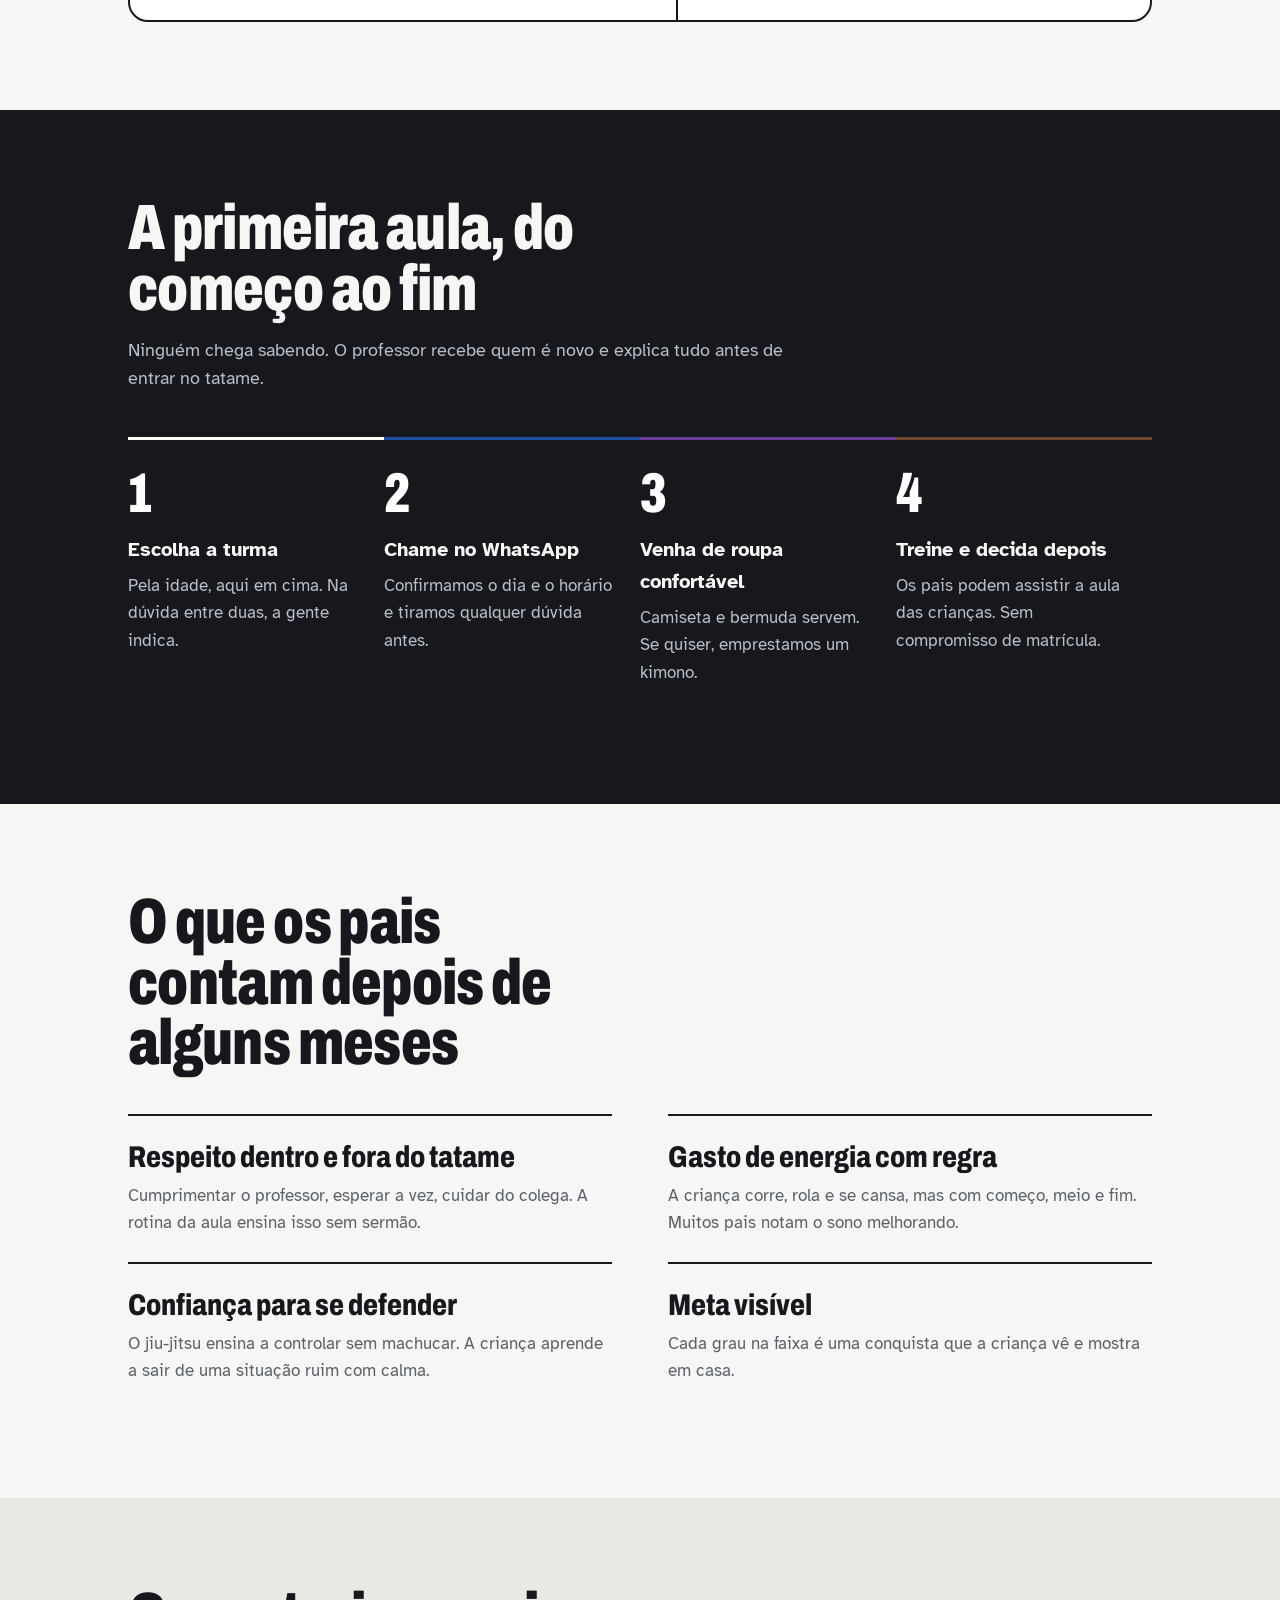
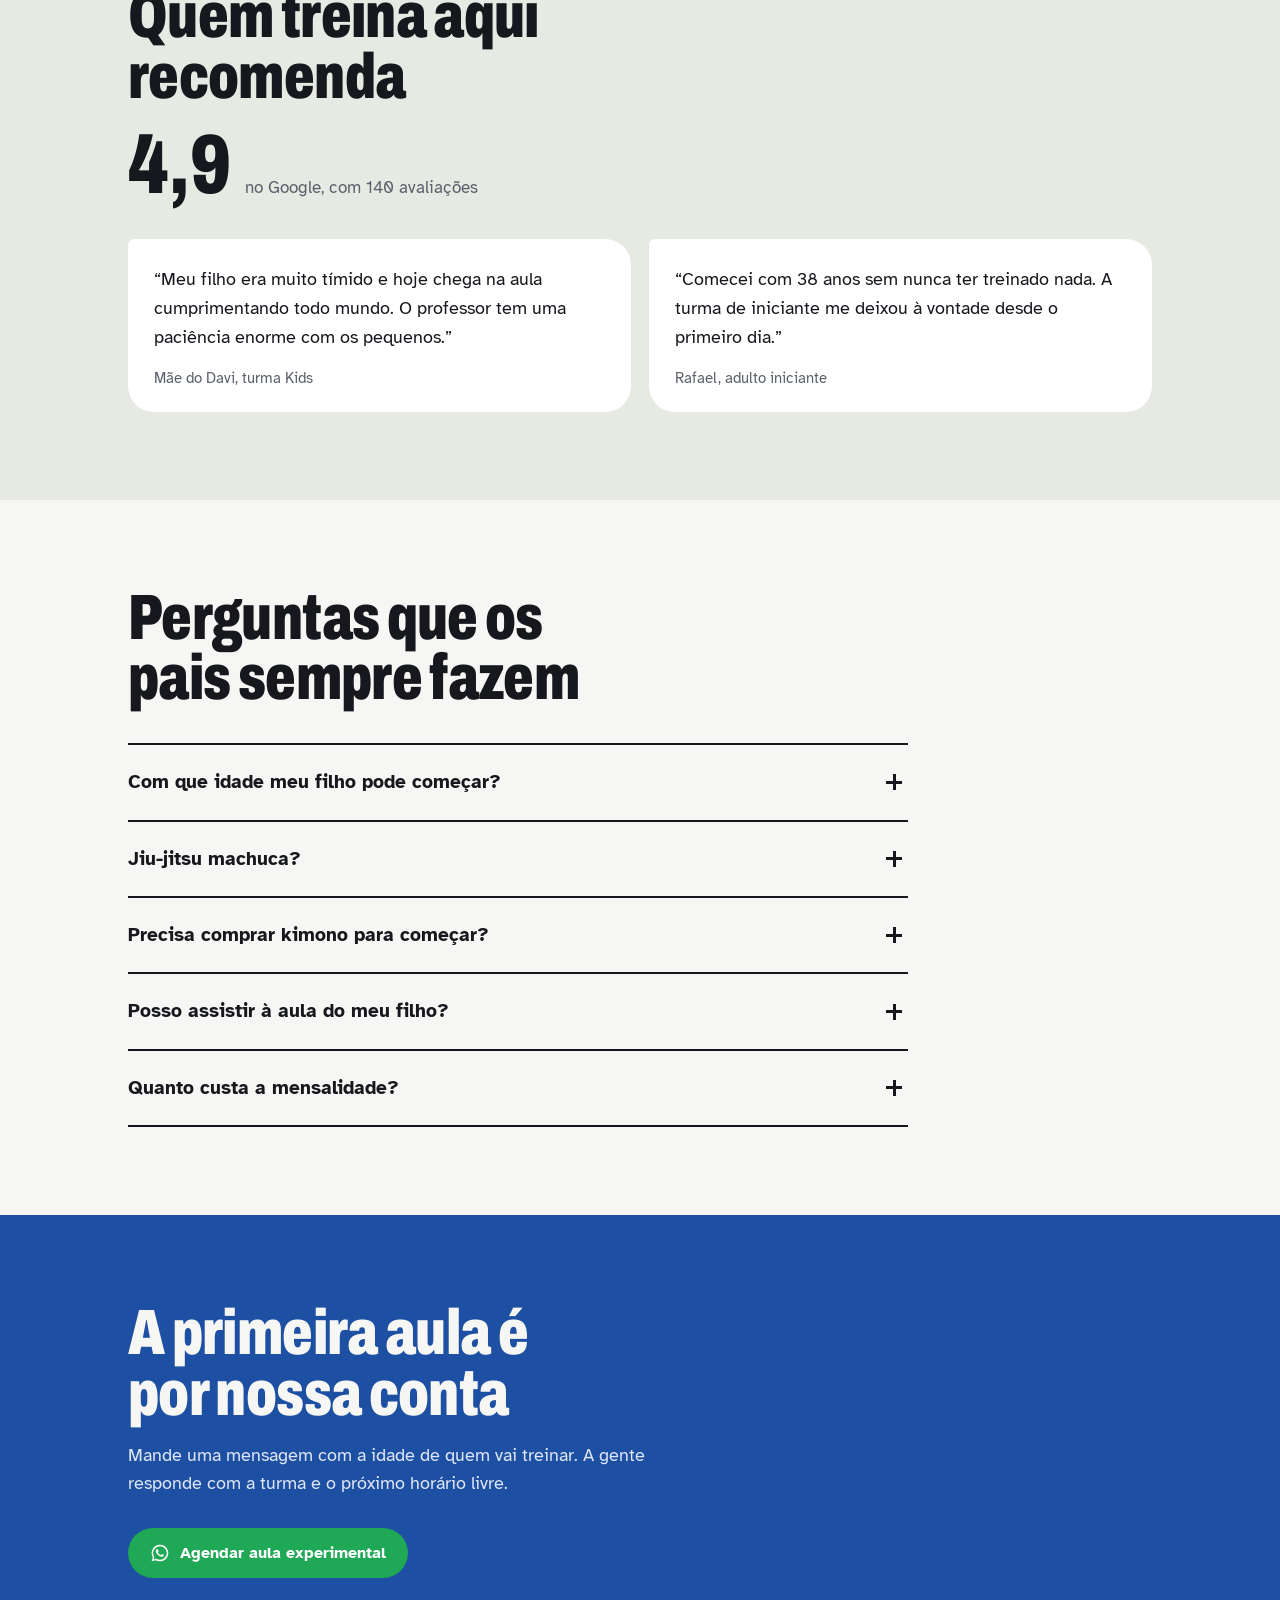
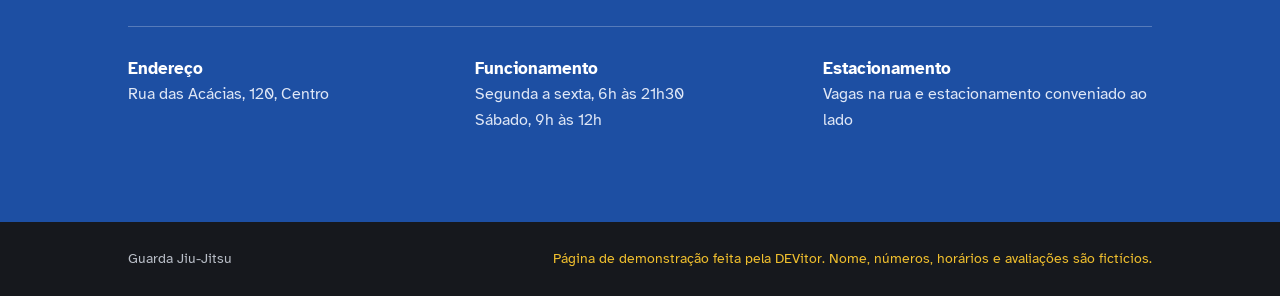
<file: academia-jiu-jitsu/versao-anterior.html>
<!doctype html>
<html lang="pt-BR">
<head>
<meta charset="utf-8">
<meta name="viewport" content="width=device-width, initial-scale=1">
<title>Guarda Jiu-Jitsu · Turmas infantis e adulto</title>
<meta name="description" content="Jiu-jitsu para crianças a partir de 4 anos e adultos iniciantes. Encontre a turma certa pela idade e agende a aula experimental pelo WhatsApp.">
<link rel="preconnect" href="https://fonts.googleapis.com">
<link rel="preconnect" href="https://fonts.gstatic.com" crossorigin>
<link href="https://fonts.googleapis.com/css2?family=Archivo:wdth,wght@62..125,500..900&family=Atkinson+Hyperlegible:wght@400;700&display=swap" rel="stylesheet">
<style>
  :root{  
    --tatame:#1d4fa3;      /* EVA azul do tatame */
    --tatame-esc:#143a7a;
    --kimono:#f6f7f4;      /* algodão do kimono */
    --trama:#e7e9e3;
    --tinta:#16181d;
    --cinza:#5b616b;
    --wpp:#1fa855;
    /* faixas */
    --f-branca:#fbfbf8; --f-cinza:#9ea4ab; --f-amarela:#f0bf2e; --f-laranja:#e5722a;
    --f-verde:#2f8a57; --f-azul:#1d4fa3; --f-roxa:#6a3d9e; --f-marrom:#6b4429; --f-preta:#141414;
    --gutter:clamp(16px,5vw,48px);
  }
  *{box-sizing:border-box;margin:0;padding:0}
  html{scroll-behavior:smooth}
  @media (prefers-reduced-motion:reduce){html{scroll-behavior:auto}}
  body{background:var(--kimono);color:var(--tinta);font:400 17px/1.6 "Atkinson Hyperlegible",system-ui,sans-serif;-webkit-font-smoothing:antialiased}
  a{color:inherit}
  :focus-visible{outline:3px solid var(--f-amarela);outline-offset:3px;border-radius:4px}
  .wrap{max-width:1120px;margin:0 auto;padding:0 var(--gutter)}
  .d{font-family:"Archivo",sans-serif;font-stretch:72%;font-weight:850;line-height:.95;letter-spacing:-.01em}

  /* ---------- faixa de progresso (o elemento memorável) ---------- */
  .progresso{position:fixed;top:0;left:0;right:0;height:10px;z-index:50;background:var(--f-branca);
    box-shadow:0 1px 0 rgba(0,0,0,.12);transition:background-color .35s}
  .progresso .tarja{position:absolute;right:28px;top:0;bottom:0;width:58px;background:var(--f-preta);display:flex;gap:4px;align-items:stretch;justify-content:flex-end;padding:0 6px}
  .progresso.preta .tarja{background:#c4262e}
  .progresso .grau{width:4px;background:#fff;transform:scaleY(0);transform-origin:top;transition:transform .25s}
  .progresso .grau.on{transform:scaleY(1)}

  /* ---------- topo ---------- */
  header{position:sticky;top:10px;z-index:40;background:rgba(246,247,244,.92);backdrop-filter:blur(8px);border-bottom:1px solid var(--trama)}
  header .wrap{display:flex;align-items:center;justify-content:space-between;height:64px}
  .marca{display:flex;align-items:center;gap:10px;text-decoration:none}
  .marca svg{width:30px;height:30px}
  .marca span{font-family:"Archivo";font-stretch:80%;font-weight:800;font-size:20px;letter-spacing:-.01em;white-space:nowrap}
  .btn{display:inline-flex;align-items:center;gap:10px;border:0;border-radius:999px;font:700 16px/1 "Atkinson Hyperlegible";text-decoration:none;cursor:pointer;padding:15px 22px;transition:transform .15s,background-color .15s}
  .btn:active{transform:scale(.98)}
  .btn svg{width:20px;height:20px;flex:none}
  .btn-wpp{background:var(--wpp);color:#fff}
  .btn-wpp:hover{background:#178f47}
  .btn-sm{padding:11px 16px;font-size:14px}
  .btn-linha{background:transparent;color:var(--kimono);box-shadow:inset 0 0 0 2px rgba(255,255,255,.55)}
  .btn-linha:hover{box-shadow:inset 0 0 0 2px #fff}
  .btn-sm{white-space:nowrap}
  .so-curto{display:none}
  @media (max-width:520px){header .btn-sm .so-longo{display:none} header .btn-sm .so-curto{display:inline}}

  /* ---------- abertura ---------- */
  .abertura{background:var(--tatame);color:var(--kimono);position:relative;overflow:hidden;
    /* encaixe das placas de EVA */
    background-image:
      linear-gradient(90deg,rgba(255,255,255,.05) 1px,transparent 1px),
      linear-gradient(rgba(255,255,255,.05) 1px,transparent 1px);
    background-size:120px 120px}
  .abertura .wrap{padding-top:56px;padding-bottom:0}
  .abertura h1{font-size:clamp(46px,11vw,96px);max-width:13ch}
  .abertura .grade{display:grid;gap:40px}
  .escada{display:none}
  @media (min-width:960px){
    .abertura .grade{grid-template-columns:1.25fr .75fr;align-items:end}
    .escada{display:block;list-style:none;margin-bottom:44px}
    .escada li{display:flex;align-items:center;gap:14px;font-size:14px;color:#dfe7f6;margin-top:7px}
    .escada .f{height:22px;flex:1;max-width:var(--w);position:relative;border-radius:2px;box-shadow:inset 0 0 0 1px rgba(0,0,0,.2)}
    .escada .f::after{content:"";position:absolute;right:10px;top:0;bottom:0;width:22px;background:var(--f-preta)}
    .escada .f.preta::after{background:#c4262e}
    .escada span{width:118px;flex:none}
  }
  .abertura p.sub{font-size:clamp(17px,2.2vw,20px);max-width:34ch;margin-top:22px;color:#dfe7f6}
  .abertura .acoes{display:flex;flex-wrap:wrap;gap:12px;margin-top:30px}
  .fatos{display:flex;flex-wrap:wrap;gap:8px 28px;margin:40px 0 44px;font-size:15px;color:#dfe7f6}
  .fatos b{display:block;font-family:"Archivo";font-stretch:75%;font-weight:800;font-size:30px;line-height:1;color:#fff}

  /* a faixa amarrada atravessando a abertura */
  .abertura{padding-bottom:48px}
  .faixa-grande{position:relative;height:58px;margin:0 calc(var(--gutter) * -1);box-shadow:0 10px 0 rgba(0,0,0,.18);
    background:var(--f-branca);
    background-image:linear-gradient(transparent 11px,rgba(0,0,0,.09) 11px 12px,transparent 12px 46px,rgba(0,0,0,.09) 46px 47px,transparent 47px);
    clip-path:inset(0 0 0 0);animation:amarra 1.1s cubic-bezier(.7,0,.2,1) .15s both}
  .faixa-grande .tarja{position:absolute;right:12%;top:0;bottom:0;width:clamp(96px,14vw,150px);background:var(--f-preta);display:flex;justify-content:flex-end;gap:9px;padding:0 16px}
  .faixa-grande .tarja i{width:clamp(6px,0.8vw,10px);background:#fff;animation:grau .3s ease-out both}
  .faixa-grande .tarja i:nth-child(1){animation-delay:1.25s}
  .faixa-grande .tarja i:nth-child(2){animation-delay:1.4s}
  .faixa-grande .tarja i:nth-child(3){animation-delay:1.55s}
  .faixa-grande .tarja i:nth-child(4){animation-delay:1.7s}
  @keyframes amarra{from{clip-path:inset(0 100% 0 0)}to{clip-path:inset(0 0 0 0)}}
  @keyframes grau{from{transform:scaleY(0)}to{transform:scaleY(1)}}
  @media (prefers-reduced-motion:reduce){.faixa-grande,.faixa-grande .tarja i{animation:none}}

  section{padding:88px 0}
  h2{font-size:clamp(38px,7vw,64px);max-width:16ch}
  .intro{max-width:56ch;color:var(--cinza);margin-top:16px;font-size:18px}

  /* ---------- turmas: seletor por idade ---------- */
  .idades{display:flex;flex-wrap:wrap;gap:10px;margin-top:34px}
  .idades button{appearance:none;border:2px solid var(--tinta);background:transparent;color:var(--tinta);border-radius:999px;
    font:700 16px/1 "Atkinson Hyperlegible";padding:13px 18px;cursor:pointer;transition:background-color .15s,color .15s}
  .idades button[aria-pressed="true"]{background:var(--tinta);color:var(--kimono)}
  .idades button:hover:not([aria-pressed="true"]){background:var(--trama)}
  .turma{margin-top:22px;background:#fff;border:2px solid var(--tinta);border-radius:20px;overflow:hidden;display:grid}
  @media (min-width:860px){.turma{grid-template-columns:1.15fr 1fr}}
  .turma .lado{padding:clamp(22px,4vw,40px)}
  .turma .lado + .lado{border-top:2px solid var(--tinta)}
  @media (min-width:860px){.turma .lado + .lado{border-top:0;border-left:2px solid var(--tinta)}}
  .turma h3{font-family:"Archivo";font-stretch:75%;font-weight:850;font-size:clamp(34px,5vw,48px);line-height:1}
  .turma .faixa-idade{font-size:17px;color:var(--cinza);margin-top:6px}
  .turma p.desc{margin-top:18px;max-width:46ch}
  .faixas{display:flex;gap:6px;margin-top:22px;flex-wrap:wrap;align-items:center}
  .faixas .f{width:46px;height:14px;border-radius:2px;position:relative;box-shadow:inset 0 0 0 1px rgba(0,0,0,.18)}
  .faixas .f::after{content:"";position:absolute;right:7px;top:0;bottom:0;width:12px;background:var(--f-preta)}
  .faixas .f.preta::after{background:#c4262e}
  .faixas small{font-size:14px;color:var(--cinza);margin-left:6px}
  .horarios{list-style:none}
  .horarios li{display:flex;justify-content:space-between;gap:16px;padding:14px 0;border-bottom:1px solid var(--trama);font-size:17px}
  .horarios li:last-child{border-bottom:0}
  .horarios .h{font-family:"Archivo";font-stretch:80%;font-weight:750;font-size:22px;line-height:1.1;white-space:nowrap}
  .turma .btn{margin-top:26px;width:100%;justify-content:center}
  .turma .nota{font-size:14px;color:var(--cinza);margin-top:10px;text-align:center}

  /* ---------- primeira aula: é uma sequência de verdade ---------- */
  .primeira{background:var(--tinta);color:var(--kimono)}
  .primeira .intro{color:#b9bec7}
  .passos{list-style:none;margin-top:44px;display:grid;gap:0;counter-reset:p}
  @media (min-width:860px){.passos{grid-template-columns:repeat(4,1fr)}}
  .passos li{counter-increment:p;padding:26px 24px 30px 0;border-top:3px solid var(--f-branca);position:relative}
  .passos li:nth-child(2){border-color:var(--f-azul)}
  .passos li:nth-child(3){border-color:var(--f-roxa)}
  .passos li:nth-child(4){border-color:var(--f-marrom)}
  .passos li::before{content:counter(p);font-family:"Archivo";font-stretch:70%;font-weight:850;font-size:56px;line-height:1;display:block;color:#fff}
  .passos h3{font-size:20px;margin-top:12px}
  .passos p{color:#b9bec7;margin-top:6px;max-width:30ch}

  /* ---------- por que os pais escolhem ---------- */
  .motivos{margin-top:40px;display:grid;gap:0}
  @media (min-width:860px){.motivos{grid-template-columns:1fr 1fr;column-gap:56px}}
  .motivo{padding:26px 0;border-top:2px solid var(--tinta)}
  .motivo h3{font-family:"Archivo";font-stretch:78%;font-weight:800;font-size:30px;line-height:1.05}
  .motivo p{margin-top:8px;color:var(--cinza);max-width:44ch}

  /* ---------- avaliações ---------- */
  .avaliacoes{background:var(--trama)}
  .nota-google{display:flex;align-items:baseline;gap:14px;margin-top:20px}
  .nota-google b{font-family:"Archivo";font-stretch:72%;font-weight:850;font-size:84px;line-height:.9}
  .nota-google span{color:var(--cinza)}
  .depos{margin-top:36px;display:grid;gap:18px}
  @media (min-width:860px){.depos{grid-template-columns:1fr 1fr}}
  blockquote{background:#fff;border-radius:6px 26px 26px 26px;padding:26px 26px 22px;font-size:18px}
  blockquote footer{margin-top:14px;font-size:15px;color:var(--cinza)}

  /* ---------- perguntas dos pais ---------- */
  .faq{margin-top:34px;max-width:780px}
  details{border-top:2px solid var(--tinta)}
  details:last-child{border-bottom:2px solid var(--tinta)}
  summary{list-style:none;cursor:pointer;padding:22px 44px 22px 0;position:relative;font-weight:700;font-size:19px}
  summary::-webkit-details-marker{display:none}
  summary::after{content:"";position:absolute;right:6px;top:50%;width:16px;height:16px;margin-top:-8px;
    background:linear-gradient(var(--tinta),var(--tinta)) center/16px 3px no-repeat,linear-gradient(var(--tinta),var(--tinta)) center/3px 16px no-repeat;transition:transform .2s}
  details[open] summary::after{transform:rotate(45deg)}
  details p{padding:0 0 24px;max-width:62ch;color:#3a3f48}

  /* ---------- chamada final ---------- */
  .final{background:var(--tatame);color:var(--kimono);text-align:left}
  .final h2{max-width:14ch}
  .final p{margin-top:16px;max-width:44ch;color:#dfe7f6;font-size:18px}
  .final .acoes{margin-top:30px;display:flex;flex-wrap:wrap;gap:12px}
  .endereco{margin-top:48px;padding-top:28px;border-top:1px solid rgba(255,255,255,.25);display:grid;gap:18px;font-size:16px;color:#dfe7f6}
  @media (min-width:860px){.endereco{grid-template-columns:repeat(3,1fr)}}
  .endereco b{display:block;color:#fff;font-size:17px}

  .rodape{background:var(--tinta);color:#b9bec7;font-size:14px;padding:26px 0}
  .rodape .wrap{display:flex;flex-wrap:wrap;gap:10px 24px;justify-content:space-between}
  .demo{color:var(--f-amarela)}
  .flutuante{color:#fff;position:fixed;right:16px;bottom:16px;z-index:45;width:58px;height:58px;border-radius:50%;background:var(--wpp);display:grid;place-items:center;box-shadow:0 8px 24px rgba(0,0,0,.25)}
  .flutuante svg{width:30px;height:30px}
</style>
</head>
<body>

<div class="progresso" id="progresso" aria-hidden="true">
  <div class="tarja"><span class="grau"></span><span class="grau"></span><span class="grau"></span><span class="grau"></span></div>
</div>

<header>
  <div class="wrap">
    <a class="marca" href="#inicio" aria-label="Guarda Jiu-Jitsu, início">
      <svg viewBox="0 0 32 32" aria-hidden="true"><rect x="2" y="12" width="28" height="8" fill="#16181d"/><rect x="19" y="12" width="7" height="8" fill="#c4262e"/><path d="M14 20 l-4 9 M18 20 l4 9" stroke="#16181d" stroke-width="3" fill="none"/></svg>
      <span>Guarda Jiu-Jitsu</span>
    </a>
    <a class="btn btn-wpp btn-sm" href="#turmas"><svg viewBox="0 0 24 24" aria-hidden="true"><use href="#ic-wpp"/></svg><span class="so-longo">Aula experimental grátis</span><span class="so-curto">Aula grátis</span></a>
  </div>
</header>

<main id="inicio">
  <div class="abertura">
    <div class="wrap">
     <div class="grade">
     <div>
      <h1 class="d">Seu filho no tatame, na turma certa pra idade dele.</h1>
      <p class="sub">Turmas a partir de 4 anos e adulto do zero. Escolha a idade, veja os horários e marque a primeira aula pelo WhatsApp.</p>
      <div class="acoes">
        <a class="btn btn-wpp" href="#turmas"><svg viewBox="0 0 24 24" aria-hidden="true"><use href="#ic-wpp"/></svg>Ver turmas e horários</a>
        <a class="btn btn-linha" href="#primeira-aula">Como é a primeira aula</a>
      </div>
      <div class="fatos">
        <div><b>12 anos</b>no mesmo endereço</div>
        <div><b>5 turmas</b>separadas por idade</div>
        <div><b>4,9</b>no Google, 140 avaliações</div>
      </div>
     </div>
      <ol class="escada" aria-label="O caminho das faixas">
        <li><span>Pequenos e Kids</span><i class="f" style="--w:42%;background:var(--f-cinza)"></i></li>
        <li><span></span><i class="f" style="--w:50%;background:var(--f-amarela)"></i></li>
        <li><span></span><i class="f" style="--w:58%;background:var(--f-laranja)"></i></li>
        <li><span>Juvenil</span><i class="f" style="--w:66%;background:var(--f-verde)"></i></li>
        <li><span>Adulto</span><i class="f" style="--w:74%;background:var(--f-branca)"></i></li>
        <li><span></span><i class="f" style="--w:80%;background:var(--f-azul);box-shadow:inset 0 0 0 1px rgba(255,255,255,.4)"></i></li>
        <li><span></span><i class="f" style="--w:86%;background:var(--f-roxa)"></i></li>
        <li><span></span><i class="f" style="--w:93%;background:var(--f-marrom)"></i></li>
        <li><span>Faixa preta</span><i class="f preta" style="--w:100%;background:var(--f-preta)"></i></li>
      </ol>
     </div>
      <div class="faixa-grande" aria-hidden="true"><div class="tarja"><i></i><i></i><i></i><i></i></div></div>
    </div>
  </div>

  <section id="turmas">
    <div class="wrap">
      <h2 class="d">Qual a idade de quem vai treinar?</h2>
      <p class="intro">Cada turma tem ritmo, regras e faixas próprias. Toque na idade e veja a turma, os dias e os horários.</p>

      <div class="idades" role="group" aria-label="Escolha a idade">
        <button type="button" data-t="pequenos" aria-pressed="false">4 a 6 anos</button>
        <button type="button" data-t="kids" aria-pressed="true">7 a 10 anos</button>
        <button type="button" data-t="juvenil" aria-pressed="false">11 a 15 anos</button>
        <button type="button" data-t="iniciante" aria-pressed="false">16+ e nunca treinei</button>
        <button type="button" data-t="adulto" aria-pressed="false">16+ e já treino</button>
      </div>

      <div class="turma" aria-live="polite">
        <div class="lado">
          <h3 id="t-nome">Kids</h3>
          <div class="faixa-idade" id="t-idade">7 a 10 anos</div>
          <p class="desc" id="t-desc"></p>
          <div class="faixas" id="t-faixas"></div>
        </div>
        <div class="lado">
          <ul class="horarios" id="t-horarios"></ul>
          <a class="btn btn-wpp" id="t-cta" href="#" target="_blank" rel="noopener"><svg viewBox="0 0 24 24" aria-hidden="true"><use href="#ic-wpp"/></svg><span id="t-cta-txt">Marcar experimental na turma Kids</span></a>
          <p class="nota">A mensagem já vai pronta com a turma escolhida.</p>
        </div>
      </div>
    </div>
  </section>

  <section class="primeira" id="primeira-aula">
    <div class="wrap">
      <h2 class="d">A primeira aula, do começo ao fim</h2>
      <p class="intro">Ninguém chega sabendo. O professor recebe quem é novo e explica tudo antes de entrar no tatame.</p>
      <ol class="passos">
        <li><h3>Escolha a turma</h3><p>Pela idade, aqui em cima. Na dúvida entre duas, a gente indica.</p></li>
        <li><h3>Chame no WhatsApp</h3><p>Confirmamos o dia e o horário e tiramos qualquer dúvida antes.</p></li>
        <li><h3>Venha de roupa confortável</h3><p>Camiseta e bermuda servem. Se quiser, emprestamos um kimono.</p></li>
        <li><h3>Treine e decida depois</h3><p>Os pais podem assistir a aula das crianças. Sem compromisso de matrícula.</p></li>
      </ol>
    </div>
  </section>

  <section>
    <div class="wrap">
      <h2 class="d">O que os pais contam depois de alguns meses</h2>
      <div class="motivos">
        <div class="motivo"><h3>Respeito dentro e fora do tatame</h3><p>Cumprimentar o professor, esperar a vez, cuidar do colega. A rotina da aula ensina isso sem sermão.</p></div>
        <div class="motivo"><h3>Gasto de energia com regra</h3><p>A criança corre, rola e se cansa, mas com começo, meio e fim. Muitos pais notam o sono melhorando.</p></div>
        <div class="motivo"><h3>Confiança para se defender</h3><p>O jiu-jitsu ensina a controlar sem machucar. A criança aprende a sair de uma situação ruim com calma.</p></div>
        <div class="motivo"><h3>Meta visível</h3><p>Cada grau na faixa é uma conquista que a criança vê e mostra em casa.</p></div>
      </div>
    </div>
  </section>

  <section class="avaliacoes">
    <div class="wrap">
      <h2 class="d">Quem treina aqui recomenda</h2>
      <div class="nota-google"><b>4,9</b><span>no Google, com 140 avaliações</span></div>
      <div class="depos">
        <blockquote>“Meu filho era muito tímido e hoje chega na aula cumprimentando todo mundo. O professor tem uma paciência enorme com os pequenos.”<footer>Mãe do Davi, turma Kids</footer></blockquote>
        <blockquote>“Comecei com 38 anos sem nunca ter treinado nada. A turma de iniciante me deixou à vontade desde o primeiro dia.”<footer>Rafael, adulto iniciante</footer></blockquote>
      </div>
    </div>
  </section>

  <section>
    <div class="wrap">
      <h2 class="d">Perguntas que os pais sempre fazem</h2>
      <div class="faq">
        <details><summary>Com que idade meu filho pode começar?</summary><p>A partir de 4 anos, na turma dos pequenos. Nessa idade a aula é quase toda em forma de brincadeira, com rolamentos e equilíbrio.</p></details>
        <details><summary>Jiu-jitsu machuca?</summary><p>Nas turmas infantis não tem golpe no rosto nem chute. O treino é de controle e o professor para a luta a qualquer sinal. Pequenos arranhões e roxos podem acontecer, como em qualquer esporte.</p></details>
        <details><summary>Precisa comprar kimono para começar?</summary><p>Não. As primeiras aulas podem ser de camiseta e bermuda, e emprestamos kimono para a experimental. O kimono só é necessário depois da matrícula.</p></details>
        <details><summary>Posso assistir à aula do meu filho?</summary><p>Pode. Temos um espaço para os pais ao lado do tatame.</p></details>
        <details><summary>Quanto custa a mensalidade?</summary><p>Os planos mudam conforme a frequência e se há irmãos treinando. Chame no WhatsApp que passamos os valores certinhos.</p></details>
      </div>
    </div>
  </section>

  <section class="final" id="agendar">
    <div class="wrap">
      <h2 class="d">A primeira aula é por nossa conta</h2>
      <p>Mande uma mensagem com a idade de quem vai treinar. A gente responde com a turma e o próximo horário livre.</p>
      <div class="acoes">
        <a class="btn btn-wpp" href="https://wa.me/?text=Oi!%20Quero%20agendar%20uma%20aula%20experimental%20na%20Guarda%20Jiu-Jitsu." target="_blank" rel="noopener"><svg viewBox="0 0 24 24" aria-hidden="true"><use href="#ic-wpp"/></svg>Agendar aula experimental</a>
      </div>
      <div class="endereco">
        <div><b>Endereço</b>Rua das Acácias, 120, Centro</div>
        <div><b>Funcionamento</b>Segunda a sexta, 6h às 21h30<br>Sábado, 9h às 12h</div>
        <div><b>Estacionamento</b>Vagas na rua e estacionamento conveniado ao lado</div>
      </div>
    </div>
  </section>
</main>

<footer class="rodape">
  <div class="wrap">
    <span>Guarda Jiu-Jitsu</span>
    <span class="demo">Página de demonstração feita pela DEVitor. Nome, números, horários e avaliações são fictícios.</span>
  </div>
</footer>

<a class="flutuante" href="#turmas" aria-label="Agendar aula experimental pelo WhatsApp"><svg viewBox="0 0 24 24" aria-hidden="true"><use href="#ic-wpp" fill="#fff"/></svg></a>

<svg width="0" height="0" style="position:absolute" aria-hidden="true">
  <symbol id="ic-wpp" viewBox="0 0 24 24"><path fill="currentColor" d="M12 2a10 10 0 0 0-8.6 15.1L2 22l5-1.3A10 10 0 1 0 12 2Zm0 18.2c-1.5 0-3-.4-4.3-1.2l-.3-.2-3 .8.8-2.9-.2-.3A8.2 8.2 0 1 1 12 20.2Zm4.5-6.1c-.2-.1-1.5-.7-1.7-.8-.2-.1-.4-.1-.6.1l-.8 1c-.1.2-.3.2-.5.1a6.7 6.7 0 0 1-3.3-2.9c-.3-.4.2-.4.7-1.4.1-.2 0-.3 0-.4l-.8-1.8c-.2-.5-.4-.4-.6-.4h-.5c-.2 0-.4.1-.6.3-.2.2-.8.8-.8 2s.8 2.3.9 2.4c.1.2 1.6 2.5 4 3.5 1.5.6 2 .7 2.8.6.4-.1 1.5-.6 1.7-1.2.2-.6.2-1.1.1-1.2l-.5-.3Z"/></symbol>
</svg>

<script>
  // ---------- turmas ----------
  const TURMAS = {
    pequenos:{nome:"Pequenos",idade:"4 a 6 anos",
      desc:"Aula curta e cheia de brincadeira: rolamentos, equilíbrio e os primeiros movimentos do jiu-jitsu. A criança aprende a ouvir o professor e a respeitar o colega.",
      faixas:["branca","cinza"],faixasTxt:"Faixa branca e cinza",
      horarios:[["Terça e quinta","17h30"],["Sábado","9h"]]},
    kids:{nome:"Kids",idade:"7 a 10 anos",
      desc:"Técnica de verdade com linguagem de criança. Cada aula termina com luta orientada e o professor acompanha a evolução de cada um até o próximo grau.",
      faixas:["cinza","amarela","laranja"],faixasTxt:"Faixa cinza, amarela e laranja",
      horarios:[["Segunda, quarta e sexta","17h30"],["Sábado","10h"]]},
    juvenil:{nome:"Juvenil",idade:"11 a 15 anos",
      desc:"Turma para a idade em que eles querem desafio. Mais técnica, preparação física e quem quiser pode competir em campeonatos da região.",
      faixas:["laranja","verde"],faixasTxt:"Faixa laranja e verde",
      horarios:[["Segunda, quarta e sexta","18h30"]]},
    iniciante:{nome:"Adulto iniciante",idade:"16 anos ou mais, sem experiência",
      desc:"Para quem nunca treinou. Começa pelo básico, no seu ritmo, com gente que também está aprendendo. Ninguém é jogado para lutar com faixa preta no primeiro dia.",
      faixas:["branca","azul"],faixasTxt:"Faixa branca até a azul",
      horarios:[["Terça e quinta","19h30"],["Sábado","11h"]]},
    adulto:{nome:"Adulto",idade:"16 anos ou mais, já treina",
      desc:"Treino completo para todas as faixas: técnica, drills e rola no fim. Quem vem de outra academia pode fazer a experimental aqui também.",
      faixas:["azul","roxa","marrom","preta"],faixasTxt:"Todas as faixas",
      horarios:[["Segunda, quarta e sexta","19h30"],["Terça e quinta","6h30"]]}
  };
  const $ = id => document.getElementById(id);
  function mostra(chave){
    const t = TURMAS[chave];
    $("t-nome").textContent = t.nome;
    $("t-idade").textContent = t.idade;
    $("t-desc").textContent = t.desc;
    $("t-faixas").innerHTML = t.faixas.map(f=>`<span class="f ${f}" style="background:var(--f-${f})" title="Faixa ${f}"></span>`).join("") + `<small>${t.faixasTxt}</small>`;
    $("t-horarios").innerHTML = t.horarios.map(([d,h])=>`<li><span>${d}</span><span class="h">${h}</span></li>`).join("");
    $("t-cta-txt").textContent = `Marcar experimental na turma ${t.nome}`;
    const msg = `Oi! Quero agendar uma aula experimental na turma ${t.nome} (${t.idade}).`;
    $("t-cta").href = "https://wa.me/?text=" + encodeURIComponent(msg);
    document.querySelectorAll(".idades button").forEach(b=>b.setAttribute("aria-pressed", b.dataset.t===chave));
  }
  document.querySelectorAll(".idades button").forEach(b=>b.addEventListener("click",()=>mostra(b.dataset.t)));
  mostra("kids");

  // ---------- faixa de progresso: branca a preta, 4 graus por faixa ----------
  const CORES = ["branca","azul","roxa","marrom","preta"];
  const barra = $("progresso"), graus = barra.querySelectorAll(".grau");
  let ultimo = -1;
  function atualiza(){
    const max = document.documentElement.scrollHeight - innerHeight;
    const p = max > 0 ? Math.min(1, scrollY / max) : 0;
    const passo = Math.min(CORES.length * 5 - 1, Math.floor(p * CORES.length * 5));
    if (passo === ultimo) return;
    ultimo = passo;
    const faixa = CORES[Math.floor(passo / 5)], g = passo % 5;
    barra.style.background = `var(--f-${faixa})`;
    barra.classList.toggle("preta", faixa === "preta");
    graus.forEach((el,i)=>el.classList.toggle("on", i < g));
  }
  addEventListener("scroll",()=>requestAnimationFrame(atualiza),{passive:true});
  atualiza();
</script>
</body>
</html>
</file>
<file: odonto-cinematic/assets/vendor/lenis/lenis.css>
html.lenis,
html.lenis body {
  height: auto;
}

.lenis:not(.lenis-autoToggle).lenis-stopped {
  overflow: clip;
}

.lenis [data-lenis-prevent],
.lenis [data-lenis-prevent-wheel],
.lenis [data-lenis-prevent-touch],
.lenis [data-lenis-prevent-vertical],
.lenis [data-lenis-prevent-horizontal] {
  overscroll-behavior: contain;
}

.lenis.lenis-smooth iframe {
  pointer-events: none;
}

.lenis.lenis-autoToggle {
  transition-property: overflow;
  transition-duration: 1ms;
  transition-behavior: allow-discrete;
}
</file>
<file: odonto-cinematic/css/style.css>
/* ==========================================================================
   Opala Odontologia — demo cinematográfica
   Paleta inspirada na opalescência do esmalte: sombra azul, brilho âmbar,
   branco de porcelana.
   ========================================================================== */

:root {
  --tinta: #0E131A;
  --tinta-2: #161D27;
  --tinta-3: #232C38;
  --porcelana: #EEF0EC;
  --porcelana-2: #E2E5E0;
  --grafite: #18202A;
  --nevoa: #8F99A6;
  --nevoa-2: #59626E;
  --opala-azul: #A9BEDD;
  --opala-ambar: #E6B57E;
  --fio-escuro: rgba(238, 240, 236, 0.14);
  --fio-claro: rgba(24, 32, 42, 0.14);

  --serif: "Gilda Display", "Times New Roman", serif;
  --sans: "Archivo", system-ui, -apple-system, "Segoe UI", sans-serif;

  --gutter: clamp(20px, 4vw, 64px);
  --max: 1440px;
  --ease-saida: cubic-bezier(0.16, 1, 0.3, 1);
  --topo-altura: 76px;
}

*,
*::before,
*::after { box-sizing: border-box; }

html {
  -webkit-text-size-adjust: 100%;
  color-scheme: dark;
  scrollbar-color: var(--nevoa-2) var(--tinta);
}

::selection { background: var(--opala-ambar); color: var(--tinta); }

body {
  margin: 0;
  background: var(--tinta);
  color: var(--porcelana);
  font-family: var(--sans);
  font-size: 17px;
  line-height: 1.6;
  font-variation-settings: "wdth" 100;
  -webkit-font-smoothing: antialiased;
  -moz-osx-font-smoothing: grayscale;
  text-rendering: optimizeLegibility;
}

body.carregando { overflow: hidden; }

img, video, canvas, svg { display: block; max-width: 100%; }
a { color: inherit; }
button { font: inherit; color: inherit; }

h1, h2, h3 {
  margin: 0;
  font-family: var(--serif);
  font-weight: 400;
  letter-spacing: -0.01em;
  text-wrap: balance;
}

p { margin: 0; text-wrap: pretty; }

.sr {
  position: absolute !important;
  width: 1px;
  height: 1px;
  overflow: hidden;
  clip-path: inset(50%);
  white-space: nowrap;
}

:focus-visible {
  outline: 2px solid var(--opala-azul);
  outline-offset: 3px;
  border-radius: 4px;
}

.pular {
  position: fixed;
  left: 16px;
  top: 16px;
  z-index: 200;
  padding: 10px 16px;
  background: var(--porcelana);
  color: var(--tinta);
  border-radius: 999px;
  text-decoration: none;
  transform: translateY(-160%);
  transition: transform 0.3s var(--ease-saida);
}
.pular:focus { transform: none; }

.envoltorio {
  width: 100%;
  max-width: var(--max);
  margin-inline: auto;
  padding-inline: var(--gutter);
}

.intro {
  margin-top: 24px;
  max-width: 52ch;
  font-size: clamp(16px, 1.15vw, 18px);
  color: var(--nevoa-2);
}

/* Máscaras de linha do SplitText: folga embaixo para não cortar letras como p, q, g */
.linha-mask { padding-bottom: 0.16em; margin-bottom: -0.16em; }

/* ---------- Abertura ---------- */
.abertura {
  position: fixed;
  inset: 0;
  z-index: 120;
  display: grid;
  place-items: center;
  background: var(--tinta);
  color: var(--porcelana);
  clip-path: inset(0% 0% 0% 0%);
}
.abertura__marca {
  --wdth: 62;
  font-family: var(--sans);
  font-weight: 500;
  font-size: clamp(64px, 15vw, 240px);
  line-height: 0.9;
  letter-spacing: 0.02em;
  text-transform: uppercase;
  font-variation-settings: "wdth" var(--wdth);
  color: var(--porcelana);
}
.abertura__rodape {
  position: absolute;
  left: var(--gutter);
  right: var(--gutter);
  bottom: 34px;
  display: flex;
  justify-content: space-between;
  gap: 24px;
  font-size: 14px;
  color: var(--nevoa);
}
.abertura__contagem b {
  font-weight: 500;
  color: var(--porcelana);
  font-variant-numeric: tabular-nums;
}
.abertura__barra {
  position: absolute;
  left: 0;
  right: 0;
  bottom: 0;
  height: 2px;
  background: rgba(238, 240, 236, 0.08);
}
.abertura__barra i {
  display: block;
  height: 100%;
  transform: scaleX(0);
  transform-origin: left;
  background: linear-gradient(90deg, var(--opala-azul), #fff, var(--opala-ambar));
}

/* ---------- Grão de filme ---------- */
.grao {
  position: fixed;
  inset: -50%;
  z-index: 90;
  pointer-events: none;
  opacity: 0.06;
  background-image: url("data:image/svg+xml;utf8,<svg xmlns='http://www.w3.org/2000/svg' width='220' height='220'><filter id='n'><feTurbulence type='fractalNoise' baseFrequency='0.9' numOctaves='3' stitchTiles='stitch'/><feColorMatrix values='0 0 0 0 0.5 0 0 0 0 0.5 0 0 0 0 0.5 0 0 0 1.4 -0.2'/></filter><rect width='100%' height='100%' filter='url(%23n)'/></svg>");
  animation: grao 0.9s steps(6) infinite;
}
@keyframes grao {
  0% { transform: translate(0, 0); }
  20% { transform: translate(-4%, 3%); }
  40% { transform: translate(3%, -5%); }
  60% { transform: translate(-2%, 6%); }
  80% { transform: translate(5%, -2%); }
  100% { transform: translate(0, 0); }
}

/* No toque o grão fica parado: animar uma camada do tamanho de duas telas pesa no celular. */
@media (pointer: coarse) {
  .grao { animation: none; }
}

/* ---------- Topo ---------- */
.topo {
  position: fixed;
  inset: 0 0 auto 0;
  z-index: 60;
  height: var(--topo-altura);
  display: flex;
  align-items: center;
  gap: 28px;
  padding-inline: var(--gutter);
  color: var(--porcelana);
  transition: color 0.45s, transform 0.6s var(--ease-saida);
}
.topo::before {
  content: "";
  position: absolute;
  inset: 0 0 -28px 0;
  z-index: -1;
  pointer-events: none;
  background: linear-gradient(rgba(14, 19, 26, 0.72), rgba(14, 19, 26, 0.45) 55%, rgba(14, 19, 26, 0));
  transition: opacity 0.45s;
}
.topo::after {
  content: "";
  position: absolute;
  inset: 0 0 -28px 0;
  z-index: -1;
  pointer-events: none;
  background: linear-gradient(rgba(238, 240, 236, 0.97), rgba(238, 240, 236, 0.86) 60%, rgba(238, 240, 236, 0));
  opacity: 0;
  transition: opacity 0.45s;
}
.topo[data-tema="claro"] { color: var(--grafite); }
.topo[data-tema="claro"]::before { opacity: 0; }
.topo[data-tema="claro"]::after { opacity: 1; }
.topo.escondido { transform: translateY(calc(-100% - 40px)); }
/* Quem navega pelo teclado precisa ver o topo quando o foco chega nele. */
.topo.escondido:focus-within { transform: none; }
body.carregando .topo { opacity: 0; }

.marca {
  margin-right: auto;
  font-family: var(--sans);
  font-weight: 600;
  font-size: 17px;
  letter-spacing: 0.16em;
  text-transform: uppercase;
  text-decoration: none;
  font-variation-settings: "wdth" 125;
}

.menu { display: none; gap: 30px; font-size: 15px; }
.menu a {
  position: relative;
  text-decoration: none;
  opacity: 0.74;
  transition: opacity 0.25s;
}
.menu a::after {
  content: "";
  position: absolute;
  left: 0;
  right: 0;
  bottom: -4px;
  height: 1px;
  background: currentColor;
  transform: scaleX(0);
  transform-origin: right;
  transition: transform 0.5s var(--ease-saida);
}
.menu a:hover { opacity: 1; }
.menu a:hover::after { transform: scaleX(1); transform-origin: left; }

.topo .botao--pequeno { display: none; }

.menu-movel__abrir {
  display: grid;
  place-items: center;
  width: 46px;
  height: 46px;
  margin-right: -10px;
  padding: 0;
  border: 0;
  background: none;
  cursor: pointer;
}
.menu-movel__icone { display: grid; gap: 7px; width: 24px; }
.menu-movel__icone i {
  display: block;
  height: 1.5px;
  background: currentColor;
  transition: transform 0.45s var(--ease-saida);
}
.menu-movel__abrir[aria-expanded="true"] .menu-movel__icone i:first-child { transform: translateY(4.25px) rotate(45deg); }
.menu-movel__abrir[aria-expanded="true"] .menu-movel__icone i:last-child { transform: translateY(-4.25px) rotate(-45deg); }

.menu-movel {
  position: fixed;
  inset: 0;
  z-index: 55;
  display: flex;
  flex-direction: column;
  justify-content: flex-end;
  gap: 40px;
  padding: 120px var(--gutter) 48px;
  background: var(--tinta);
  color: var(--porcelana);
}
.menu-movel[hidden] { display: none; }
.menu-movel nav { display: grid; gap: 6px; }
.menu-movel nav a {
  font-family: var(--serif);
  font-size: clamp(36px, 9vw, 56px);
  line-height: 1.15;
  text-decoration: none;
}
.menu-movel .botao { align-self: flex-start; }

@media (min-width: 768px) {
  .topo .botao--pequeno { display: inline-flex; }
}
@media (min-width: 1100px) {
  .menu { display: flex; }
  .menu-movel__abrir { display: none; }
}

/* ---------- Botões ---------- */
.botao {
  --bg: var(--porcelana);
  --fg: var(--tinta);
  position: relative;
  isolation: isolate;
  display: inline-flex;
  align-items: center;
  justify-content: center;
  gap: 12px;
  height: 56px;
  padding: 0 30px;
  border: 0;
  border-radius: 999px;
  overflow: hidden;
  background: var(--bg);
  color: var(--fg);
  font: 500 16px/1 var(--sans);
  font-variation-settings: "wdth" 104;
  white-space: nowrap;
  text-decoration: none;
  cursor: pointer;
  transition: box-shadow 0.5s var(--ease-saida), scale 0.25s var(--ease-saida);
  -webkit-tap-highlight-color: transparent;
}
/* Faixa de brilho opalescente que atravessa o botão */
.botao::before {
  content: "";
  position: absolute;
  inset: -2px;
  z-index: -1;
  background: linear-gradient(105deg,
    transparent 28%,
    rgba(169, 190, 221, 0.65) 41%,
    rgba(255, 255, 255, 0.95) 50%,
    rgba(230, 181, 126, 0.65) 59%,
    transparent 72%);
  transform: translateX(-130%);
  transition: transform 0.95s var(--ease-saida);
}
.botao:hover::before,
.botao:focus-visible::before { transform: translateX(130%); }
.botao:hover { box-shadow: 0 16px 32px -14px rgba(14, 19, 26, 0.5); }
.botao:active { scale: 0.97; }

.botao__rotulo {
  display: inline-block;
  height: 1.2em;
  line-height: 1.2em;
  overflow: hidden;
}
.botao__pilha {
  display: flex;
  flex-direction: column;
  transition: transform 0.6s var(--ease-saida);
}
.botao:hover .botao__pilha,
.botao:focus-visible .botao__pilha { transform: translateY(-1.2em); }

.botao__icone { width: 20px; height: 20px; flex: none; fill: currentColor; }

.botao--pequeno { height: 44px; padding: 0 20px; font-size: 14px; }
.botao--grande { height: 66px; padding: 0 36px; font-size: 18px; gap: 14px; }
.botao--grande .botao__icone { width: 22px; height: 22px; }

[data-tema="claro"] .botao { --bg: var(--tinta); --fg: var(--porcelana); }
.topo[data-tema="claro"] .botao { --bg: var(--tinta); --fg: var(--porcelana); }
.topo[data-tema="escuro"] .botao { --bg: var(--porcelana); --fg: var(--tinta); }

.link-sublinhado {
  position: relative;
  display: inline-block;
  padding-bottom: 4px;
  font-weight: 500;
  text-decoration: none;
  background: linear-gradient(currentColor, currentColor) left bottom / 100% 1px no-repeat;
}
/* Área de toque maior que o texto, sem mexer na posição do sublinhado. */
.link-sublinhado::after { content: ""; position: absolute; inset: -10px -6px; }
.link-sublinhado:hover { animation: re-sublinhar 0.8s var(--ease-saida); }
@keyframes re-sublinhar {
  0% { background-size: 100% 1px; background-position: right bottom; }
  45% { background-size: 0% 1px; background-position: right bottom; }
  46% { background-size: 0% 1px; background-position: left bottom; }
  100% { background-size: 100% 1px; background-position: left bottom; }
}

/* ---------- 1. Herói ---------- */
.heroi { position: relative; }
.heroi__palco {
  position: relative;
  height: 100vh;
  height: 100svh;
  overflow: hidden;
  background: radial-gradient(55% 75% at 66% 42%, #1f2935 0%, var(--tinta) 72%);
}
.heroi__canvas {
  --fundo: #0E131A;
  position: absolute;
  inset: 0;
  width: 100%;
  height: 100%;
}
.heroi__veu {
  position: absolute;
  inset: 0;
  pointer-events: none;
  background:
    linear-gradient(90deg, rgba(14, 19, 26, 0.94) 0%, rgba(14, 19, 26, 0.6) 30%, rgba(14, 19, 26, 0) 52%),
    linear-gradient(0deg, rgb(14, 19, 26) 0%, rgba(14, 19, 26, 0.6) 14%, rgba(14, 19, 26, 0) 34%),
    radial-gradient(120% 90% at 66% 45%, rgba(14, 19, 26, 0) 45%, rgba(14, 19, 26, 0.7) 100%);
}
.heroi__luz {
  position: absolute;
  inset: 0;
  pointer-events: none;
  background: var(--tinta);
  opacity: 0.5;
}
.heroi__texto {
  position: absolute;
  z-index: 2;
  left: var(--gutter);
  right: var(--gutter);
  bottom: clamp(40px, 9vh, 120px);
}
.heroi__local {
  margin-top: 28px;
  font-size: 14px;
  color: var(--nevoa);
}
.heroi__titulo {
  font-size: clamp(46px, 6.2vw, 112px);
  line-height: 0.96;
  letter-spacing: -0.02em;
}
.heroi__apoio {
  margin-top: 24px;
  max-width: 44ch;
  font-size: clamp(16px, 1.15vw, 19px);
  color: rgba(238, 240, 236, 0.8);
}
.heroi__acoes {
  display: flex;
  flex-wrap: wrap;
  align-items: center;
  gap: 18px 30px;
  margin-top: 32px;
}

.legenda {
  position: absolute;
  z-index: 2;
  max-width: 250px;
  padding: 14px 16px;
  border: 1px solid rgba(238, 240, 236, 0.16);
  border-radius: 6px;
  background: rgba(14, 19, 26, 0.38);
  -webkit-backdrop-filter: blur(14px) saturate(1.3);
  backdrop-filter: blur(14px) saturate(1.3);
  font-size: 14px;
  line-height: 1.45;
  opacity: 0;
  visibility: hidden;
}
.legenda--1 { right: 6vw; top: 26%; }
.legenda--2 { left: 47vw; bottom: 16%; }

.heroi__rolar {
  position: absolute;
  z-index: 2;
  right: var(--gutter);
  bottom: 34px;
  display: none;
  align-items: center;
  gap: 14px;
  font-size: 13px;
  color: var(--nevoa);
}
.heroi__rolar i {
  position: relative;
  width: 1px;
  height: 46px;
  overflow: hidden;
  background: rgba(238, 240, 236, 0.18);
}
.heroi__rolar i::after {
  content: "";
  position: absolute;
  inset: 0;
  background: var(--porcelana);
  animation: rolar 2.2s var(--ease-saida) infinite;
}
@keyframes rolar {
  0% { transform: translateY(-100%); }
  60%, 100% { transform: translateY(100%); }
}

@media (min-width: 900px) {
  .heroi__texto { right: auto; width: min(660px, 46vw); bottom: clamp(48px, 10vh, 140px); }
  .heroi__rolar { display: flex; }
}
@media (max-width: 899px) {
  .heroi__veu {
    background:
      linear-gradient(0deg, rgba(14, 19, 26, 0.96) 0%, rgba(14, 19, 26, 0.7) 34%, rgba(14, 19, 26, 0) 62%),
      linear-gradient(180deg, rgba(14, 19, 26, 0.55) 0%, rgba(14, 19, 26, 0) 22%);
  }
  .legenda { display: none; }
  .heroi__titulo { max-width: 10ch; }
}

/* ---------- 2. Manifesto ---------- */
.manifesto {
  padding-block: clamp(120px, 24vh, 260px);
  background: var(--tinta);
}
.manifesto__texto {
  max-width: 21em;
  margin-inline: auto;
  padding-inline: var(--gutter);
  font-family: var(--serif);
  font-size: clamp(30px, 3.9vw, 64px);
  line-height: 1.16;
  letter-spacing: -0.01em;
}
.manifesto__texto .palavra { opacity: 0.16; }

/* ---------- 3. Refletor ---------- */
.refletor__palco {
  position: relative;
  height: 100vh;
  height: 100svh;
  overflow: hidden;
  background: var(--tinta);
}
.refletor__canvas {
  --fundo: #0E131A;
  position: absolute;
  inset: 0;
  width: 100%;
  height: 100%;
}
.refletor__veu {
  position: absolute;
  inset: 0;
  pointer-events: none;
  background: var(--tinta);
  opacity: 0.62;
}
/* Sombra fixa atrás do texto: mantém a leitura quando o refletor acende */
.refletor__palco::before {
  content: "";
  position: absolute;
  inset: 0;
  z-index: 1;
  pointer-events: none;
  background:
    linear-gradient(90deg, rgba(14, 19, 26, 0.78) 0%, rgba(14, 19, 26, 0.4) 38%, rgba(14, 19, 26, 0) 62%),
    linear-gradient(0deg, rgba(14, 19, 26, 0.72) 0%, rgba(14, 19, 26, 0) 48%);
}
.refletor__flash {
  position: absolute;
  inset: 0;
  pointer-events: none;
  background: radial-gradient(42% 46% at 44% 26%, rgba(255, 255, 255, 0.95), rgba(255, 255, 255, 0) 70%);
  opacity: 0;
}
.refletor__texto {
  position: absolute;
  z-index: 2;
  left: var(--gutter);
  right: var(--gutter);
  bottom: clamp(48px, 12vh, 140px);
  max-width: 760px;
}
.refletor__texto h2 {
  font-size: clamp(40px, 5.4vw, 92px);
  line-height: 0.98;
  letter-spacing: -0.015em;
}
.refletor__texto p {
  margin-top: 22px;
  max-width: 44ch;
  color: rgba(238, 240, 236, 0.82);
}
.refletor__porcelana {
  position: absolute;
  inset: 0;
  z-index: 3;
  pointer-events: none;
  background: var(--porcelana);
  opacity: 0;
}

/* ---------- Seções claras ---------- */
.tratamentos,
.avaliacao,
.equipe {
  background: var(--porcelana);
  color: var(--grafite);
}
.tratamentos h2,
.avaliacao h2,
.equipe h2,
.metodo h2 {
  font-size: clamp(40px, 5vw, 84px);
  line-height: 1;
  letter-spacing: -0.015em;
  max-width: 14ch;
}

/* ---------- 4. Tratamentos ---------- */
.tratamentos { padding-block: clamp(96px, 16vh, 200px) clamp(96px, 14vh, 180px); }
.tratamentos__grade { display: grid; gap: 48px; }

.moldura {
  position: relative;
  aspect-ratio: 16 / 11;
  overflow: hidden;
  border-radius: 4px;
  background: var(--tinta);
}
.moldura__item {
  position: absolute;
  inset: 0;
  width: 100%;
  height: 100%;
  object-fit: cover;
  visibility: hidden;
}
.moldura__item.ativo { visibility: visible; }
.moldura__brilho {
  position: absolute;
  inset: 0;
  z-index: 5;
  pointer-events: none;
  background: linear-gradient(100deg, transparent 35%, rgba(169, 190, 221, 0.35) 45%, rgba(255, 255, 255, 0.55) 50%, rgba(230, 181, 126, 0.35) 55%, transparent 65%);
  transform: translateX(-130%);
  mix-blend-mode: screen;
}
.moldura__legenda {
  min-height: 1.5em;
  margin-top: 14px;
  font-size: 14px;
  color: var(--nevoa-2);
}

.tratamentos__lista {
  margin: 0;
  padding: 0;
  list-style: none;
  border-top: 1px solid var(--fio-claro);
}
.tratamento { border-bottom: 1px solid var(--fio-claro); }
.tratamento__botao {
  display: flex;
  align-items: baseline;
  justify-content: space-between;
  gap: 20px;
  width: 100%;
  padding: 26px 0;
  border: 0;
  background: none;
  text-align: left;
  cursor: pointer;
}
.tratamento__nome {
  font-family: var(--serif);
  font-size: clamp(30px, 3.1vw, 52px);
  line-height: 1.05;
  color: rgba(24, 32, 42, 0.66);
  transition: color 0.4s, transform 0.7s var(--ease-saida);
}
.tratamento__prazo {
  flex: none;
  font-size: 14px;
  color: var(--nevoa-2);
  font-variant-numeric: tabular-nums;
}
.tratamento.ativo .tratamento__nome,
.tratamento__botao[aria-expanded="true"] .tratamento__nome,
.tratamento__botao:hover .tratamento__nome { color: var(--grafite); }
.tratamento__botao:hover .tratamento__nome { transform: translateX(12px); }
.tratamento__corpo { height: 0; overflow: hidden; }
.tratamento__corpo p {
  max-width: 46ch;
  padding-bottom: 16px;
  color: var(--nevoa-2);
}
.tratamento__corpo .link-sublinhado { margin-bottom: 30px; font-size: 15px; }

/* No celular a mídia fica presa no topo enquanto a lista passa por baixo,
   assim a troca de vídeo aparece na hora em que o item é tocado. */
@media (max-width: 959px) {
  .tratamentos__midia {
    position: sticky;
    top: 64px;
    z-index: 2;
    margin-inline: calc(var(--gutter) * -1);
    padding: 8px var(--gutter) 4px;
    background: var(--porcelana);
  }
  .moldura { aspect-ratio: 16 / 9; }
  .moldura__legenda { margin-top: 10px; }
}

@media (min-width: 960px) {
  .tratamentos__grade {
    grid-template-columns: 1fr 1fr;
    column-gap: clamp(40px, 6vw, 120px);
    row-gap: 72px;
    align-items: start;
  }
  .tratamentos__cabeca { grid-column: 1 / -1; }
  .tratamentos__lista { grid-column: 1; grid-row: 2; }
  .tratamentos__midia { grid-column: 2; grid-row: 2; position: sticky; top: 14vh; }
  .moldura { aspect-ratio: 4 / 5; max-height: 72vh; margin-left: auto; }
}

/* ---------- 5. Implante 3D ---------- */
.implante__palco {
  position: relative;
  height: 100vh;
  height: 100svh;
  overflow: hidden;
  background: var(--porcelana);
  color: var(--grafite);
}
.implante__canvas {
  position: absolute;
  inset: 0;
  width: 100%;
  height: 100%;
}
.implante__texto {
  position: absolute;
  z-index: 2;
  left: var(--gutter);
  right: var(--gutter);
  top: calc(var(--topo-altura) + 12px);
  display: grid;
  align-items: start;
}
.implante__fase {
  grid-area: 1 / 1;
  opacity: 0;
  visibility: hidden;
}
.implante__fase.ativa { opacity: 1; visibility: visible; }
.implante__fase h2 {
  font-size: clamp(36px, 4.4vw, 76px);
  line-height: 1;
  letter-spacing: -0.015em;
  max-width: 11ch;
}
.implante__fase p {
  margin-top: 20px;
  max-width: 38ch;
  color: var(--nevoa-2);
}
.implante__fatos {
  display: grid;
  gap: 10px;
  margin: 26px 0 0;
  padding: 0;
  list-style: none;
}
.implante__fatos li {
  padding-top: 10px;
  border-top: 1px solid var(--fio-claro);
  font-size: 15px;
}

.implante__rotulos { position: absolute; inset: 0; z-index: 2; pointer-events: none; }
.rotulo {
  position: absolute;
  left: 0;
  top: 0;
  width: min(170px, 44vw);
  padding-left: 40px;
  opacity: 0;
  will-change: transform, opacity;
}
.rotulo::before {
  content: "";
  position: absolute;
  left: 0;
  top: 0.62em;
  width: 30px;
  height: 1px;
  background: currentColor;
  opacity: 0.5;
}
.rotulo::after {
  content: "";
  position: absolute;
  left: -3px;
  top: calc(0.62em - 3px);
  width: 7px;
  height: 7px;
  border-radius: 50%;
  background: var(--grafite);
}
.rotulo__num {
  display: block;
  font-size: 12px;
  color: var(--nevoa-2);
  font-variant-numeric: tabular-nums;
}
.rotulo b {
  display: block;
  font-family: var(--serif);
  font-weight: 400;
  font-size: clamp(19px, 1.6vw, 25px);
  line-height: 1.15;
}
.rotulo__desc {
  display: none;
  margin-top: 6px;
  font-size: 14px;
  line-height: 1.45;
  color: var(--nevoa-2);
}
/* Sem WebGL: mostra uma foto das coroas no lugar do 3D */
.implante.sem-3d .implante__canvas { display: none; }
.implante.sem-3d .implante__palco {
  background: var(--porcelana) url("../assets/img/coroas.webp") right center / auto 100% no-repeat;
}
.implante.sem-3d .implante__rotulos,
.implante.sem-3d .implante__dica { display: none; }

.implante__dica {
  position: absolute;
  left: var(--gutter);
  bottom: 30px;
  font-size: 13px;
  color: var(--nevoa-2);
}

@media (min-width: 900px) {
  .implante__texto { top: 0; bottom: 0; right: auto; width: min(460px, 32vw); align-items: center; }
  .rotulo { width: min(250px, 42vw); padding-left: 58px; }
  .rotulo::before { width: 46px; }
  .rotulo__desc { display: block; }
}

/* ---------- 6. Método ---------- */
.metodo { background: var(--tinta); }
.metodo__palco {
  position: relative;
  overflow: hidden;
  padding-block: clamp(96px, 14vh, 160px);
}
.metodo__cabeca {
  display: flex;
  flex-wrap: wrap;
  align-items: flex-end;
  justify-content: space-between;
  gap: 32px;
  margin-bottom: 56px;
}
.metodo__progresso {
  display: none;
  width: 220px;
  height: 2px;
  margin-bottom: 14px;
  background: rgba(238, 240, 236, 0.16);
}
.metodo__progresso i {
  display: block;
  height: 100%;
  background: var(--porcelana);
  transform: scaleX(0);
  transform-origin: left;
}
.metodo__trilho {
  display: grid;
  gap: 72px;
  margin: 0;
  padding: 0 var(--gutter);
  list-style: none;
}
.etapa { display: grid; gap: 24px; }
.etapa__midia {
  position: relative;
  aspect-ratio: 16 / 11;
  overflow: hidden;
  border-radius: 4px;
  background: var(--tinta-2);
}
.etapa__midia img,
.etapa__midia video {
  width: 100%;
  height: 100%;
  object-fit: cover;
}
.etapa__num {
  font-size: 14px;
  color: var(--nevoa);
  font-variant-numeric: tabular-nums;
}
.etapa h3 {
  margin: 10px 0 12px;
  font-size: clamp(32px, 3.4vw, 58px);
  line-height: 1.02;
}
.etapa p { max-width: 36ch; color: rgba(238, 240, 236, 0.76); }

@media (min-width: 960px) {
  .metodo__palco {
    height: 100vh;
    height: 100svh;
    display: flex;
    flex-direction: column;
    justify-content: center;
    padding-block: calc(var(--topo-altura) + 10px) 6vh;
  }
  .metodo__cabeca { margin-bottom: 5vh; }
  .metodo__progresso { display: block; }
  .metodo__trilho {
    display: flex;
    gap: clamp(32px, 4vw, 72px);
    width: max-content;
  }
  .etapa {
    width: min(74vw, 1080px);
    grid-template-columns: 1.3fr 1fr;
    align-items: end;
    gap: 40px;
  }
  .etapa__midia { aspect-ratio: auto; height: min(58vh, 560px); }
}

/* ---------- 7. Avaliação ---------- */
.avaliacao { padding-block: clamp(96px, 14vh, 180px); }
.avaliacao__grade { display: grid; gap: 56px; }
.avaliacao__form { display: grid; gap: 44px; }
.grupo { margin: 0; padding: 0; border: 0; min-width: 0; }
.grupo legend {
  margin-bottom: 18px;
  padding: 0;
  font-family: var(--serif);
  font-size: clamp(24px, 2vw, 30px);
  line-height: 1.2;
}
.opcoes { display: flex; flex-wrap: wrap; gap: 10px; }
.opcao { position: relative; }
.opcao input {
  position: absolute;
  opacity: 0;
  width: 1px;
  height: 1px;
  pointer-events: none;
}
.opcao span {
  display: inline-flex;
  align-items: center;
  min-height: 48px;
  padding: 0 20px;
  border: 1px solid rgba(24, 32, 42, 0.24);
  border-radius: 999px;
  font-size: 15px;
  cursor: pointer;
  user-select: none;
  transition: background-color 0.35s, color 0.35s, border-color 0.35s, scale 0.2s var(--ease-saida);
}
.opcao span svg {
  width: 0;
  height: 16px;
  margin-right: 0;
  fill: none;
  stroke: currentColor;
  stroke-width: 2;
  stroke-linecap: round;
  stroke-linejoin: round;
  stroke-dasharray: 16;
  stroke-dashoffset: 16;
  transition: width 0.35s var(--ease-saida), margin-right 0.35s var(--ease-saida), stroke-dashoffset 0.45s 0.08s var(--ease-saida);
}
.opcao span:hover { border-color: var(--grafite); }
.opcao:active span { scale: 0.96; }
.opcao input:checked + span {
  background: var(--tinta);
  border-color: var(--tinta);
  color: var(--porcelana);
}
.opcao input:checked + span svg { width: 16px; margin-right: 8px; stroke-dashoffset: 0; }
.opcao input:focus-visible + span { outline: 2px solid var(--opala-azul); outline-offset: 3px; }

.resumo {
  padding: clamp(24px, 3vw, 40px);
  border-radius: 6px;
  background: var(--tinta);
  color: var(--porcelana);
}
.resumo__cabeca {
  display: flex;
  align-items: baseline;
  justify-content: space-between;
  gap: 16px;
}
.resumo h3 { font-size: clamp(28px, 2.4vw, 36px); }
.resumo__contador { font-size: 14px; color: var(--nevoa); }
.resumo__contador b { color: var(--porcelana); font-weight: 500; font-variant-numeric: tabular-nums; }
.resumo__corpo { min-height: 220px; margin: 22px 0 28px; }
.resumo__vazio { color: var(--nevoa); }
.resumo__lista { margin: 0; }
.resumo__lista > div {
  display: grid;
  grid-template-columns: 112px 1fr;
  gap: 16px;
  padding: 14px 0;
  border-top: 1px solid var(--fio-escuro);
}
.resumo__lista dt { font-size: 14px; color: var(--nevoa); }
.resumo__lista dd { margin: 0; font-size: 15px; line-height: 1.5; }
.resumo .botao { --bg: var(--porcelana); --fg: var(--tinta); width: 100%; }
.resumo__nota { margin-top: 14px; font-size: 13px; color: var(--nevoa); }

@media (min-width: 960px) {
  .avaliacao__grade {
    grid-template-columns: 1.25fr 1fr;
    column-gap: clamp(40px, 6vw, 110px);
    align-items: start;
  }
  .avaliacao__cabeca { grid-column: 1 / -1; }
  .resumo { position: sticky; top: calc(var(--topo-altura) + 24px); }
}

/* ---------- 8. Equipe ---------- */
.equipe { padding-block: 0 clamp(96px, 14vh, 180px); }
.equipe__lista {
  display: grid;
  gap: 48px 28px;
  margin: 56px 0 0;
  padding: 0;
  list-style: none;
}
.pessoa__foto {
  aspect-ratio: 4 / 5;
  overflow: hidden;
  border-radius: 4px;
  background: var(--porcelana-2);
}
.pessoa__foto img {
  width: 100%;
  height: 112%;
  object-fit: cover;
  filter: grayscale(1) contrast(1.05);
  transition: filter 0.9s var(--ease-saida), scale 1.2s var(--ease-saida);
}
.pessoa:hover .pessoa__foto img { filter: grayscale(0) contrast(1); scale: 1.03; }
.pessoa h3 { margin-top: 22px; font-size: clamp(26px, 2vw, 30px); }
.pessoa__area { margin-top: 4px; font-size: 15px; font-weight: 500; }
.pessoa__bio { margin-top: 10px; max-width: 34ch; font-size: 15px; color: var(--nevoa-2); }
.pessoa__cro { margin-top: 10px; font-size: 13px; color: var(--nevoa-2); }

@media (min-width: 720px) {
  .equipe__lista { grid-template-columns: repeat(3, 1fr); }
}

/* ---------- 9. Depoimentos ---------- */
.depoimentos {
  position: relative;
  min-height: 100vh;
  min-height: 100svh;
  display: flex;
  align-items: flex-end;
  overflow: hidden;
  background: var(--tinta);
}
.depoimentos__fundos img {
  position: absolute;
  inset: 0;
  width: 100%;
  height: 100%;
  object-fit: cover;
  object-position: 70% 30%;
  opacity: 0;
}
.depoimentos__fundos img.ativo { opacity: 1; }
.depoimentos__veu {
  position: absolute;
  inset: 0;
  background:
    linear-gradient(90deg, rgba(14, 19, 26, 0.9) 0%, rgba(14, 19, 26, 0.45) 55%, rgba(14, 19, 26, 0.15) 100%),
    linear-gradient(0deg, rgba(14, 19, 26, 0.92) 0%, rgba(14, 19, 26, 0) 55%);
}
.depoimentos__conteudo {
  position: relative;
  z-index: 2;
  padding-block: 140px clamp(56px, 9vh, 96px);
}
.depoimentos__falas { display: grid; }
.fala {
  grid-area: 1 / 1;
  margin: 0;
  opacity: 0;
  visibility: hidden;
}
.fala.ativa { opacity: 1; visibility: visible; }
.fala blockquote { margin: 0; }
.fala blockquote p {
  max-width: 21ch;
  font-family: var(--serif);
  font-size: clamp(30px, 3.7vw, 62px);
  line-height: 1.16;
  letter-spacing: -0.01em;
}
.fala figcaption { margin-top: 26px; font-size: 15px; color: var(--nevoa); }

.depoimentos__controles { display: flex; align-items: center; gap: 18px; margin-top: 48px; }
.seta {
  display: grid;
  place-items: center;
  width: 50px;
  height: 50px;
  padding: 0;
  border: 1px solid rgba(238, 240, 236, 0.32);
  border-radius: 50%;
  background: transparent;
  color: var(--porcelana);
  cursor: pointer;
  transition: background-color 0.35s, color 0.35s, border-color 0.35s;
}
.seta:hover { background: var(--porcelana); border-color: var(--porcelana); color: var(--tinta); }
.seta svg { width: 20px; height: 20px; fill: none; stroke: currentColor; stroke-width: 1.6; }
.seta[hidden] { display: none; }
.seta--pausa { margin-left: 6px; }
.seta--pausa .icone-tocar { display: none; stroke-linejoin: round; }
.seta--pausa[aria-pressed="true"] .icone-pausa { display: none; }
.seta--pausa[aria-pressed="true"] .icone-tocar { display: block; }
.depoimentos__barras { display: flex; gap: 8px; }
.depoimentos__barras i {
  display: block;
  width: 56px;
  height: 2px;
  overflow: hidden;
  background: rgba(238, 240, 236, 0.2);
}
.depoimentos__barras b {
  display: block;
  height: 100%;
  background: var(--porcelana);
  transform: scaleX(0);
  transform-origin: left;
}

/* ---------- 10. Contato ---------- */
.contato {
  position: relative;
  min-height: 100vh;
  min-height: 100svh;
  display: flex;
  align-items: center;
  overflow: hidden;
  background: var(--tinta);
}
.contato__video {
  position: absolute;
  inset: 0;
  width: 100%;
  height: 100%;
  object-fit: cover;
}
.contato__veu {
  position: absolute;
  inset: 0;
  background:
    linear-gradient(90deg, rgba(14, 19, 26, 0.94) 0%, rgba(14, 19, 26, 0.6) 55%, rgba(14, 19, 26, 0.35) 100%),
    linear-gradient(0deg, rgba(14, 19, 26, 0.75) 0%, rgba(14, 19, 26, 0) 45%);
}
.contato__conteudo {
  position: relative;
  z-index: 2;
  padding-block: 140px 100px;
}
.contato h2 {
  max-width: 12ch;
  font-size: clamp(44px, 6.2vw, 108px);
  line-height: 0.97;
  letter-spacing: -0.02em;
}
.contato__apoio {
  margin-top: 26px;
  max-width: 44ch;
  font-size: clamp(17px, 1.3vw, 20px);
  color: rgba(238, 240, 236, 0.82);
}
.contato__acoes {
  display: flex;
  flex-wrap: wrap;
  align-items: center;
  gap: 20px 34px;
  margin-top: 40px;
}
.contato__dados {
  display: grid;
  grid-template-columns: repeat(auto-fit, minmax(220px, 1fr));
  gap: 28px;
  max-width: 920px;
  margin: 72px 0 0;
}
.contato__dados dt { margin-bottom: 8px; font-size: 13px; color: var(--nevoa); }
.contato__dados dd { margin: 0; font-size: 16px; line-height: 1.55; }
.contato__dados a { text-decoration: none; }
.contato__dados a:hover { text-decoration: underline; text-underline-offset: 4px; }

/* ---------- Rodapé ---------- */
.rodape {
  overflow: hidden;
  padding: 48px 0 36px;
  border-top: 1px solid var(--fio-escuro);
  background: var(--tinta);
  color: var(--porcelana);
}
.rodape__marca {
  --wdth: 62;
  font-family: var(--sans);
  font-weight: 600;
  font-size: 22.5vw;
  line-height: 0.8;
  letter-spacing: -0.01em;
  text-align: center;
  text-transform: uppercase;
  white-space: nowrap;
  font-variation-settings: "wdth" var(--wdth);
  color: var(--porcelana);
}
.rodape__grade {
  display: flex;
  flex-wrap: wrap;
  justify-content: space-between;
  gap: 32px;
  margin-top: 48px;
  font-size: 14px;
  color: var(--nevoa);
}
.rodape nav { display: flex; flex-wrap: wrap; gap: 0 24px; }
.rodape nav a { padding-block: 9px; color: var(--porcelana); text-decoration: none; }
.rodape nav a:hover { text-decoration: underline; text-underline-offset: 4px; }
.rodape__legal p + p { margin-top: 6px; }
.rodape__demo { max-width: 52ch; }

/* ---------- Movimento reduzido ---------- */
@media (prefers-reduced-motion: reduce) {
  .grao,
  .heroi__rolar i::after,
  .link-sublinhado:hover { animation: none; }
  .botao::before,
  .botao__pilha,
  .tratamento__nome { transition: none; }
}
</file>
